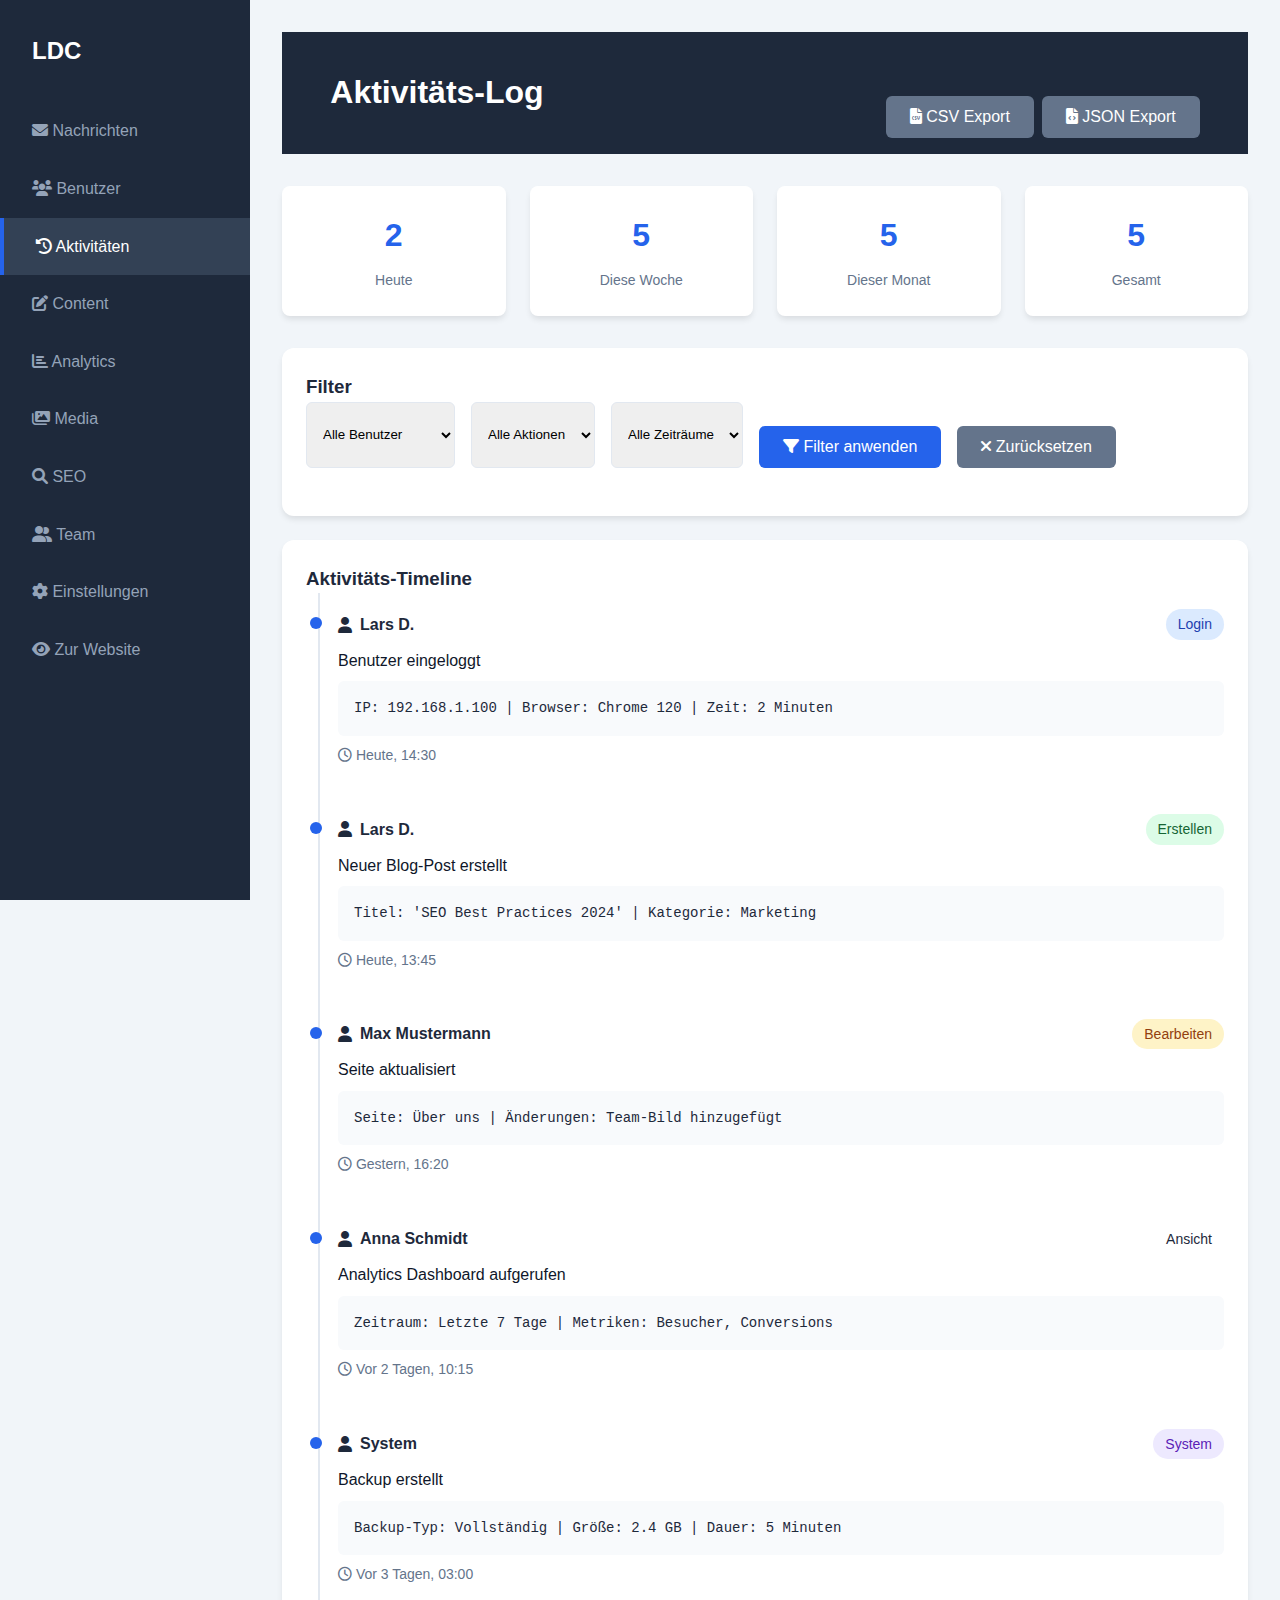
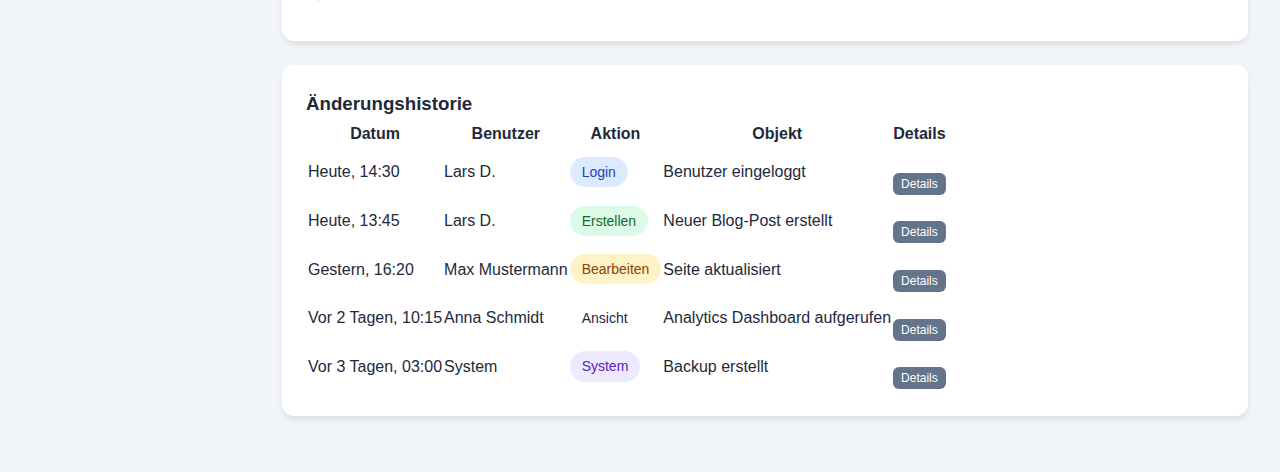
<file: admin/admin-activity.html>
<!DOCTYPE html>
<html lang="de">
<head>
    <meta charset="UTF-8">
    <meta name="viewport" content="width=device-width, initial-scale=1.0">
    <title>Aktivitäts-Log | LD Commerce Solutions Admin</title>
    <link rel="stylesheet" href="../style.css">
    <link rel="stylesheet" href="https://cdnjs.cloudflare.com/ajax/libs/font-awesome/6.0.0/css/all.min.css">
    <style>
        /* Admin Panel Base Styles */
        .sidebar {
            width: 250px;
            background: #1e293b;
            color: white;
            height: 100vh;
            position: fixed;
            left: 0;
            top: 0;
            padding-top: 2rem;
            transition: transform 0.3s ease;
            z-index: 1001;
        }
        .sidebar ul {
            list-style: none;
            padding: 0;
        }
        .sidebar ul li a {
            color: #94a3b8;
            text-decoration: none;
            padding: 1rem 2rem;
            display: block;
            transition: all 0.3s;
        }
        .sidebar ul li a:hover, .sidebar ul li a.active {
            background: #334155;
            color: white;
            border-left: 4px solid #2563eb;
        }
        .main-content {
            margin-left: 250px;
            padding: 2rem;
            transition: margin-left 0.3s ease;
        }
        
        /* Mobile Hamburger Menu */
        .mobile-menu-toggle {
            display: none;
            position: fixed;
            top: 1rem;
            left: 1rem;
            background: #1e293b;
            color: white;
            border: none;
            border-radius: 8px;
            padding: 0.75rem 1rem;
            font-size: 1.25rem;
            z-index: 1002;
            cursor: pointer;
        }
        
        /* Activity Log Specific Styles */
        .admin-header {
            display: flex;
            justify-content: space-between;
            align-items: center;
            margin-bottom: 2rem;
        }
        
        .admin-card {
            background: white;
            border-radius: 12px;
            box-shadow: 0 4px 6px -1px rgba(0, 0, 0, 0.1);
            padding: 1.5rem;
            margin-bottom: 1.5rem;
        }
        
        .activity-timeline {
            position: relative;
            padding-left: 2rem;
        }
        
        .activity-timeline::before {
            content: '';
            position: absolute;
            left: 12px;
            top: 0;
            bottom: 0;
            width: 2px;
            background: #e2e8f0;
        }
        
        .activity-item {
            position: relative;
            padding: 1rem 0;
            margin-bottom: 1rem;
        }
        
        .activity-item::before {
            content: '';
            position: absolute;
            left: -1.75rem;
            top: 1.5rem;
            width: 12px;
            height: 12px;
            border-radius: 50%;
            background: #2563eb;
        }
        
        .activity-meta {
            display: flex;
            justify-content: space-between;
            align-items: center;
            margin-bottom: 0.5rem;
        }
        
        .activity-user {
            display: flex;
            align-items: center;
            gap: 0.5rem;
        }
        
        .activity-type {
            display: inline-block;
            padding: 0.25rem 0.75rem;
            border-radius: 20px;
            font-size: 0.875rem;
            font-weight: 500;
        }
        
        .type-create { background: #dcfce7; color: #166534; }
        .type-update { background: #fef3c7; color: #92400e; }
        .type-delete { background: #fee2e2; color: #991b1b; }
        .type-login { background: #dbeafe; color: #1e40af; }
        .type-system { background: #ede9fe; color: #5b21b6; }
        
        .activity-details {
            background: #f8fafc;
            border-radius: 6px;
            padding: 1rem;
            margin-top: 0.5rem;
            font-family: monospace;
            font-size: 0.875rem;
            overflow-x: auto;
        }
        
        /* Filter Controls */
        .filter-controls {
            display: flex;
            gap: 1rem;
            margin-bottom: 1.5rem;
            flex-wrap: wrap;
        }
        
        .filter-controls select,
        .filter-controls input {
            padding: 0.75rem;
            border: 1px solid #e2e8f0;
            border-radius: 6px;
        }
        
        /* Stats Cards */
        .stats-grid {
            display: grid;
            grid-template-columns: repeat(auto-fit, minmax(200px, 1fr));
            gap: 1.5rem;
            margin-bottom: 2rem;
        }
        
        .stat-card {
            background: white;
            border-radius: 8px;
            padding: 1.5rem;
            text-align: center;
            box-shadow: 0 4px 6px -1px rgba(0, 0, 0, 0.1);
        }
        
        .stat-value {
            font-size: 2rem;
            font-weight: bold;
            color: #2563eb;
            margin-bottom: 0.5rem;
        }
        
        .stat-label {
            color: #64748b;
            font-size: 0.875rem;
        }
        
        /* Export Controls */
        .export-controls {
            display: flex;
            gap: 0.5rem;
            margin-top: 1.5rem;
        }
        
        /* Mobile Styles */
        @media (max-width: 768px) {
            .mobile-menu-toggle {
                display: block;
            }
            
            .sidebar {
                transform: translateX(-100%);
                width: 280px;
            }
            
            .sidebar.active {
                transform: translateX(0);
            }
            
            .main-content {
                margin-left: 0;
                padding: 1rem;
                padding-top: 4rem;
            }
            
            .admin-header {
                flex-direction: column;
                gap: 1rem;
                align-items: flex-start;
            }
            
            .filter-controls {
                flex-direction: column;
            }
            
            .stats-grid {
                grid-template-columns: 1fr;
            }
            
            .activity-timeline {
                padding-left: 1.5rem;
            }
            
            .activity-item::before {
                left: -1.25rem;
            }
            
            /* Touch-friendly improvements */
            .sidebar ul li a {
                padding: 1rem 1.5rem;
                min-height: 48px;
                display: flex;
                align-items: center;
                gap: 12px;
            }
            
            .btn, button {
                min-height: 44px;
                padding: 12px 16px !important;
                font-size: 1rem;
            }
            
            select, input {
                font-size: 16px !important;
                min-height: 44px;
                padding: 12px 16px !important;
            }
        }
        
        /* Tablet Styles */
        @media (min-width: 769px) and (max-width: 1024px) {
            .sidebar {
                width: 220px;
            }
            
            .main-content {
                margin-left: 220px;
                padding: 1.5rem;
            }
            
            .stats-grid {
                grid-template-columns: repeat(2, 1fr);
            }
        }
        
        /* Button Styles */
        .btn {
            background: #2563eb;
            color: white;
            border: none;
            padding: 0.75rem 1.5rem;
            border-radius: 6px;
            cursor: pointer;
            font-weight: 500;
            transition: all 0.3s;
        }
        
        .btn:hover {
            background: #1d4ed8;
        }
        
        .btn-secondary {
            background: #64748b;
        }
        
        .btn-secondary:hover {
            background: #475569;
        }
        
        .btn-success {
            background: #10b981;
        }
        
        .btn-success:hover {
            background: #059669;
        }
    </style>
</head>
<body class="admin-body">
    <!-- Mobile Menu Toggle -->
    <button class="mobile-menu-toggle" id="mobileMenuToggle">
        <i class="fas fa-bars"></i>
    </button>
    
    <div class="sidebar" id="sidebar">
        <div class="logo" style="padding: 0 2rem 2rem; color: white;">LDC <span>Admin</span></div>
        <ul>
            <li><a href="index.html"><i class="fas fa-envelope"></i> Nachrichten</a></li>
            <li><a href="admin-users.html"><i class="fas fa-users"></i> Benutzer</a></li>
            <li><a href="admin-activity.html" class="active"><i class="fas fa-history"></i> Aktivitäten</a></li>
            <li><a href="admin-content.html"><i class="fas fa-edit"></i> Content</a></li>
            <li><a href="admin-analytics.html"><i class="fas fa-chart-bar"></i> Analytics</a></li>
            <li><a href="admin-media.html"><i class="fas fa-images"></i> Media</a></li>
            <li><a href="admin-seo.html"><i class="fas fa-search"></i> SEO</a></li>
            <li><a href="admin-team.html"><i class="fas fa-user-friends"></i> Team</a></li>
            <li><a href="settings.html"><i class="fas fa-cog"></i> Einstellungen</a></li>
            <li><a href="../index.html"><i class="fas fa-eye"></i> Zur Website</a></li>
        </ul>
    </div>

    <div class="main-content">
        <div class="admin-header">
            <h1>Aktivitäts-Log</h1>
            <div class="export-controls">
                <button class="btn btn-secondary" onclick="exportLogs('csv')">
                    <i class="fas fa-file-csv"></i> CSV Export
                </button>
                <button class="btn btn-secondary" onclick="exportLogs('json')">
                    <i class="fas fa-file-code"></i> JSON Export
                </button>
            </div>
        </div>

        <!-- Statistics -->
        <div class="stats-grid">
            <div class="stat-card">
                <div class="stat-value" id="todayActivities">0</div>
                <div class="stat-label">Heute</div>
            </div>
            <div class="stat-card">
                <div class="stat-value" id="weekActivities">0</div>
                <div class="stat-label">Diese Woche</div>
            </div>
            <div class="stat-card">
                <div class="stat-value" id="monthActivities">0</div>
                <div class="stat-label">Dieser Monat</div>
            </div>
            <div class="stat-card">
                <div class="stat-value" id="totalActivities">0</div>
                <div class="stat-label">Gesamt</div>
            </div>
        </div>

        <!-- Filter Controls -->
        <div class="admin-card">
            <h3>Filter</h3>
            <div class="filter-controls">
                <select id="filterUser">
                    <option value="">Alle Benutzer</option>
                    <option value="lars">Lars D.</option>
                    <option value="max">Max Mustermann</option>
                    <option value="anna">Anna Schmidt</option>
                </select>
                <select id="filterType">
                    <option value="">Alle Aktionen</option>
                    <option value="create">Erstellen</option>
                    <option value="update">Bearbeiten</option>
                    <option value="delete">Löschen</option>
                    <option value="login">Login</option>
                    <option value="system">System</option>
                </select>
                <select id="filterDate">
                    <option value="">Alle Zeiträume</option>
                    <option value="today">Heute</option>
                    <option value="week">Diese Woche</option>
                    <option value="month">Dieser Monat</option>
                </select>
                <button class="btn" onclick="applyFilters()">
                    <i class="fas fa-filter"></i> Filter anwenden
                </button>
                <button class="btn btn-secondary" onclick="clearFilters()">
                    <i class="fas fa-times"></i> Zurücksetzen
                </button>
            </div>
        </div>

        <!-- Activity Timeline -->
        <div class="admin-card">
            <h3>Aktivitäts-Timeline</h3>
            <div class="activity-timeline" id="activityTimeline">
                <!-- Activities will be loaded here -->
            </div>
        </div>

        <!-- Change History -->
        <div class="admin-card">
            <h3>Änderungshistorie</h3>
            <table class="admin-table" id="changeHistory">
                <thead>
                    <tr>
                        <th>Datum</th>
                        <th>Benutzer</th>
                        <th>Aktion</th>
                        <th>Objekt</th>
                        <th>Details</th>
                    </tr>
                </thead>
                <tbody>
                    <!-- History will be loaded here -->
                </tbody>
            </table>
        </div>
    </div>

    <script src="../script.js"></script>
    <script src="admin-responsive.js"></script>
    <script>
        // Sample activity data
        const sampleActivities = [
            {
                id: 1,
                user: "Lars D.",
                userId: "lars",
                type: "login",
                action: "Benutzer eingeloggt",
                details: "IP: 192.168.1.100 | Browser: Chrome 120 | Zeit: 2 Minuten",
                timestamp: new Date().getTime(),
                date: "Heute, 14:30"
            },
            {
                id: 2,
                user: "Lars D.",
                userId: "lars",
                type: "create",
                action: "Neuer Blog-Post erstellt",
                details: "Titel: 'SEO Best Practices 2024' | Kategorie: Marketing",
                timestamp: new Date().getTime() - 3600000,
                date: "Heute, 13:45"
            },
            {
                id: 3,
                user: "Max Mustermann",
                userId: "max",
                type: "update",
                action: "Seite aktualisiert",
                details: "Seite: Über uns | Änderungen: Team-Bild hinzugefügt",
                timestamp: new Date().getTime() - 86400000,
                date: "Gestern, 16:20"
            },
            {
                id: 4,
                user: "Anna Schmidt",
                userId: "anna",
                type: "view",
                action: "Analytics Dashboard aufgerufen",
                details: "Zeitraum: Letzte 7 Tage | Metriken: Besucher, Conversions",
                timestamp: new Date().getTime() - 172800000,
                date: "Vor 2 Tagen, 10:15"
            },
            {
                id: 5,
                user: "System",
                userId: "system",
                type: "system",
                action: "Backup erstellt",
                details: "Backup-Typ: Vollständig | Größe: 2.4 GB | Dauer: 5 Minuten",
                timestamp: new Date().getTime() - 259200000,
                date: "Vor 3 Tagen, 03:00"
            }
        ];

        // Load activities on page load
        document.addEventListener('DOMContentLoaded', function() {
            loadActivities();
            updateStats();
        });

        function loadActivities(filteredActivities = null) {
            const timeline = document.getElementById('activityTimeline');
            const historyTable = document.getElementById('changeHistory').querySelector('tbody');
            
            if (!timeline || !historyTable) return;

            // Load from localStorage or use sample data
            const activities = filteredActivities || 
                JSON.parse(localStorage.getItem('activity_logs')) || 
                sampleActivities;
            
            // Sort by timestamp (newest first)
            const sortedActivities = [...activities].sort((a, b) => b.timestamp - a.timestamp);
            
            // Update timeline
            timeline.innerHTML = sortedActivities.map(activity => `
                <div class="activity-item">
                    <div class="activity-meta">
                        <div class="activity-user">
                            <i class="fas fa-user"></i>
                            <span style="font-weight: 600;">${activity.user}</span>
                        </div>
                        <span class="activity-type type-${activity.type}">
                            ${activity.type === 'create' ? 'Erstellen' :
                              activity.type === 'update' ? 'Bearbeiten' :
                              activity.type === 'delete' ? 'Löschen' :
                              activity.type === 'login' ? 'Login' :
                              activity.type === 'system' ? 'System' : 'Ansicht'}
                        </span>
                    </div>
                    <p style="margin-bottom: 0.5rem; color: #0f172a;">${activity.action}</p>
                    <div class="activity-details">
                        ${activity.details}
                    </div>
                    <div style="margin-top: 0.5rem; font-size: 0.875rem; color: #64748b;">
                        <i class="far fa-clock"></i> ${activity.date}
                    </div>
                </div>
            `).join('');
            
            // Update history table
            historyTable.innerHTML = sortedActivities.map(activity => `
                <tr>
                    <td>${activity.date}</td>
                    <td>${activity.user}</td>
                    <td>
                        <span class="activity-type type-${activity.type}">
                            ${activity.type === 'create' ? 'Erstellen' :
                              activity.type === 'update' ? 'Bearbeiten' :
                              activity.type === 'delete' ? 'Löschen' :
                              activity.type === 'login' ? 'Login' :
                              activity.type === 'system' ? 'System' : 'Ansicht'}
                        </span>
                    </td>
                    <td>${activity.action}</td>
                    <td>
                        <button class="btn btn-secondary" style="padding: 0.25rem 0.5rem; font-size: 0.75rem;" 
                                onclick="showActivityDetails(${activity.id})">
                            Details
                        </button>
                    </td>
                </tr>
            `).join('');
        }

        function applyFilters() {
            const userFilter = document.getElementById('filterUser').value;
            const typeFilter = document.getElementById('filterType').value;
            const dateFilter = document.getElementById('filterDate').value;
            
            const activities = JSON.parse(localStorage.getItem('activity_logs')) || sampleActivities;
            
            let filteredActivities = activities;
            
            // Apply user filter
            if (userFilter) {
                filteredActivities = filteredActivities.filter(a => a.userId === userFilter);
            }
            
            // Apply type filter
            if (typeFilter) {
                filteredActivities = filteredActivities.filter(a => a.type === typeFilter);
            }
            
            // Apply date filter
            if (dateFilter) {
                const now = new Date();
                let startTime;
                
                switch(dateFilter) {
                    case 'today':
                        startTime = new Date(now.getFullYear(), now.getMonth(), now.getDate()).getTime();
                        break;
                    case 'week':
                        startTime = now.getTime() - (7 * 24 * 60 * 60 * 1000);
                        break;
                    case 'month':
                        startTime = new Date(now.getFullYear(), now.getMonth() - 1, now.getDate()).getTime();
                        break;
                }
                
                if (startTime) {
                    filteredActivities = filteredActivities.filter(a => a.timestamp >= startTime);
                }
            }
            
            loadActivities(filteredActivities);
            updateStats(filteredActivities);
        }

        function clearFilters() {
            document.getElementById('filterUser').value = '';
            document.getElementById('filterType').value = '';
            document.getElementById('filterDate').value = '';
            loadActivities();
            updateStats();
        }

        function updateStats(activities = null) {
            const allActivities = activities || 
                JSON.parse(localStorage.getItem('activity_logs')) || 
                sampleActivities;
            
            const now = new Date();
            const todayStart = new Date(now.getFullYear(), now.getMonth(), now.getDate()).getTime();
            const weekStart = now.getTime() - (7 * 24 * 60 * 60 * 1000);
            const monthStart = new Date(now.getFullYear(), now.getMonth() - 1, now.getDate()).getTime();
            
            const todayCount = allActivities.filter(a => a.timestamp >= todayStart).length;
            const weekCount = allActivities.filter(a => a.timestamp >= weekStart).length;
            const monthCount = allActivities.filter(a => a.timestamp >= monthStart).length;
            const totalCount = allActivities.length;
            
            document.getElementById('todayActivities').textContent = todayCount;
            document.getElementById('weekActivities').textContent = weekCount;
            document.getElementById('monthActivities').textContent = monthCount;
            document.getElementById('totalActivities').textContent = totalCount;
        }

        function showActivityDetails(id) {
            const activities = JSON.parse(localStorage.getItem('activity_logs')) || sampleActivities;
            const activity = activities.find(a => a.id === id);
            
            if (activity) {
                const details = `
                    <strong>Vollständige Details:</strong><br><br>
                    <strong>Benutzer:</strong> ${activity.user}<br>
                    <strong>Aktion:</strong> ${activity.action}<br>
                    <strong>Typ:</strong> ${activity.type}<br>
                    <strong>Datum:</strong> ${activity.date}<br>
                    <strong>Details:</strong><br>
                    <pre style="background: #f8fafc; padding: 1rem; border-radius: 6px; margin-top: 0.5rem;">${activity.details}</pre>
                `;
                
                alert(details);
            }
        }

        function exportLogs(format) {
            const activities = JSON.parse(localStorage.getItem('activity_logs')) || sampleActivities;
            
            let exportContent;
            let filename;
            
            if (format === 'csv') {
                // Create CSV content
                const headers = ['ID', 'Benutzer', 'Aktion', 'Typ', 'Details', 'Datum'];
                const rows = activities.map(a => [
                    a.id,
                    a.user,
                    a.action,
                    a.type,
                    a.details.replace(/,/g, ';'),
                    a.date
                ]);
                
                const csvContent = [
                    headers.join(','),
                    ...rows.map(row => row.join(','))
                ].join('\n');
                
                exportContent = csvContent;
                filename = `activity-logs-${new Date().toISOString().slice(0,10)}.csv`;
                
            } else if (format === 'json') {
                // Create JSON content
                exportContent = JSON.stringify(activities, null, 2);
                filename = `activity-logs-${new Date().toISOString().slice(0,10)}.json`;
            }
            
            // Create download link
            const blob = new Blob([exportContent], { type: format === 'csv' ? 'text/csv' : 'application/json' });
            const url = URL.createObjectURL(blob);
            const a = document.createElement('a');
            a.href = url;
            a.download = filename;
            document.body.appendChild(a);
            a.click();
            document.body.removeChild(a);
            URL.revokeObjectURL(url);
            
            alert(`Aktivitäts-Logs als ${format.toUpperCase()} exportiert!`);
        }

        // Function to log new activity
        function logActivity(user, type, action, details) {
            const activities = JSON.parse(localStorage.getItem('activity_logs')) || sampleActivities;
            
            const newActivity = {
                id: Date.now(),
                user: user,
                userId: user.toLowerCase().replace(/[^a-z]/g, ''),
                type: type,
                action: action,
                details: details,
                timestamp: new Date().getTime(),
                date: new Date().toLocaleString('de-DE', {
                    day: '2-digit',
                    month: '2-digit',
                    year: 'numeric',
                    hour: '2-digit',
                    minute: '2-digit'
                })
            };
            
            activities.unshift(newActivity);
            localStorage.setItem('activity_logs', JSON.stringify(activities));
        }
    </script>
</body>
</html>
</file>
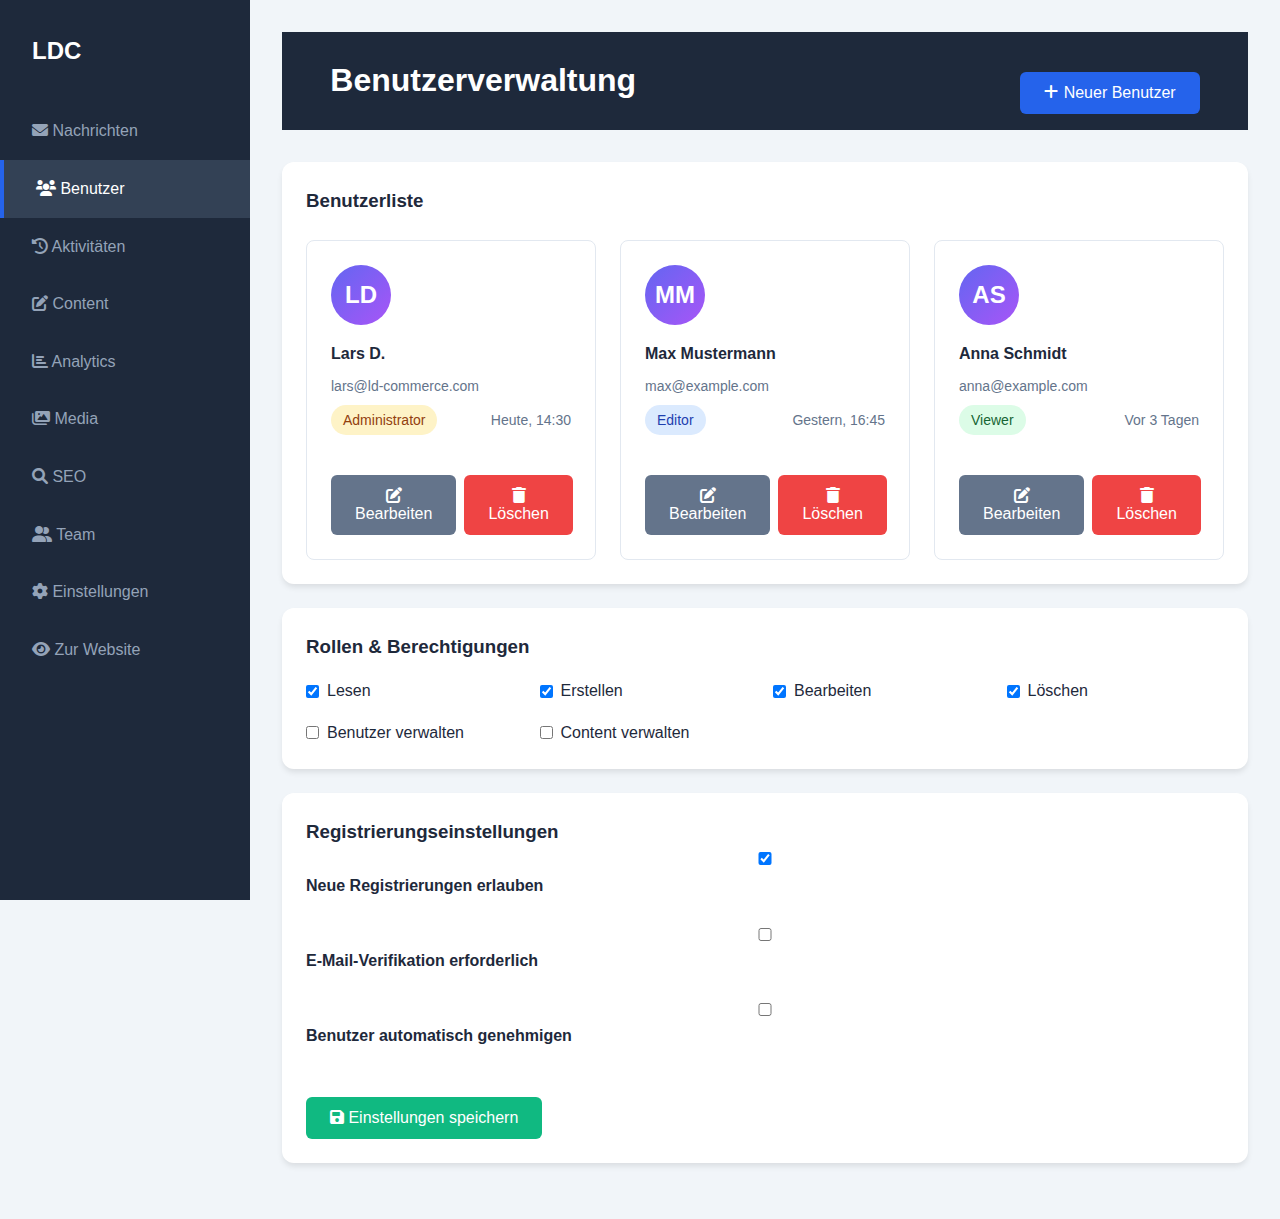
<file: admin/admin-users.html>
<!DOCTYPE html>
<html lang="de">
<head>
    <meta charset="UTF-8">
    <meta name="viewport" content="width=device-width, initial-scale=1.0">
    <title>Benutzerverwaltung | LD Commerce Solutions Admin</title>
    <link rel="stylesheet" href="../style.css">
    <link rel="stylesheet" href="https://cdnjs.cloudflare.com/ajax/libs/font-awesome/6.0.0/css/all.min.css">
    <link rel="stylesheet" href="https://cdnjs.cloudflare.com/ajax/libs/font-awesome/6.0.0/css/all.min.css">
    <style>
        /* Admin Panel Base Styles */
        .sidebar {
            width: 250px;
            background: #1e293b;
            color: white;
            height: 100vh;
            position: fixed;
            left: 0;
            top: 0;
            padding-top: 2rem;
            transition: transform 0.3s ease;
            z-index: 1001;
        }
        .sidebar ul {
            list-style: none;
            padding: 0;
        }
        .sidebar ul li a {
            color: #94a3b8;
            text-decoration: none;
            padding: 1rem 2rem;
            display: block;
            transition: all 0.3s;
        }
        .sidebar ul li a:hover, .sidebar ul li a.active {
            background: #334155;
            color: white;
            border-left: 4px solid #2563eb;
        }
        .main-content {
            margin-left: 250px;
            padding: 2rem;
            transition: margin-left 0.3s ease;
        }
        
        /* Mobile Hamburger Menu */
        .mobile-menu-toggle {
            display: none;
            position: fixed;
            top: 1rem;
            left: 1rem;
            background: #1e293b;
            color: white;
            border: none;
            border-radius: 8px;
            padding: 0.75rem 1rem;
            font-size: 1.25rem;
            z-index: 1002;
            cursor: pointer;
        }
        
        /* User Management Specific Styles */
        .admin-header {
            display: flex;
            justify-content: space-between;
            align-items: center;
            margin-bottom: 2rem;
        }
        
        .admin-card {
            background: white;
            border-radius: 12px;
            box-shadow: 0 4px 6px -1px rgba(0, 0, 0, 0.1);
            padding: 1.5rem;
            margin-bottom: 1.5rem;
        }
        
        .user-grid {
            display: grid;
            grid-template-columns: repeat(auto-fill, minmax(280px, 1fr));
            gap: 1.5rem;
            margin-top: 1.5rem;
        }
        
        .user-card {
            background: white;
            border-radius: 8px;
            padding: 1.5rem;
            border: 1px solid #e2e8f0;
            transition: all 0.3s;
        }
        
        .user-card:hover {
            box-shadow: 0 10px 15px -3px rgba(0, 0, 0, 0.1);
            transform: translateY(-2px);
        }
        
        .user-avatar {
            width: 60px;
            height: 60px;
            border-radius: 50%;
            background: linear-gradient(135deg, #6366f1 0%, #a855f7 100%);
            display: flex;
            align-items: center;
            justify-content: center;
            color: white;
            font-size: 1.5rem;
            font-weight: bold;
            margin-bottom: 1rem;
        }
        
        .user-role {
            display: inline-block;
            padding: 0.25rem 0.75rem;
            border-radius: 20px;
            font-size: 0.875rem;
            font-weight: 500;
        }
        
        .role-admin { background: #fef3c7; color: #92400e; }
        .role-editor { background: #dbeafe; color: #1e40af; }
        .role-viewer { background: #dcfce7; color: #166534; }
        
        .permission-grid {
            display: grid;
            grid-template-columns: repeat(auto-fill, minmax(200px, 1fr));
            gap: 1rem;
            margin-top: 1rem;
        }
        
        .permission-item {
            display: flex;
            align-items: center;
            gap: 0.5rem;
        }
        
        /* Form Styles */
        .form-group {
            margin-bottom: 1.5rem;
        }
        
        .form-group label {
            display: block;
            margin-bottom: 0.5rem;
            font-weight: 600;
        }
        
        .form-group input, .form-group select {
            width: 100%;
            padding: 0.75rem;
            border: 1px solid #e2e8f0;
            border-radius: 6px;
            font-size: 1rem;
        }
        
        .form-group input:focus, .form-group select:focus {
            outline: none;
            border-color: #2563eb;
            box-shadow: 0 0 0 3px rgba(37, 99, 235, 0.1);
        }
        
        /* Button Styles */
        .btn {
            background: #2563eb;
            color: white;
            border: none;
            padding: 0.75rem 1.5rem;
            border-radius: 6px;
            cursor: pointer;
            font-weight: 500;
            transition: all 0.3s;
        }
        
        .btn:hover {
            background: #1d4ed8;
        }
        
        .btn-secondary {
            background: #64748b;
        }
        
        .btn-secondary:hover {
            background: #475569;
        }
        
        .btn-success {
            background: #10b981;
        }
        
        .btn-success:hover {
            background: #059669;
        }
        
        .btn-danger {
            background: #ef4444;
        }
        
        .btn-danger:hover {
            background: #dc2626;
        }
        
        /* Table Styles */
        .admin-table {
            width: 100%;
            border-collapse: collapse;
            margin-top: 1rem;
        }
        
        .admin-table th, .admin-table td {
            padding: 1rem;
            text-align: left;
            border-bottom: 1px solid #e2e8f0;
        }
        
        .admin-table th {
            background: #f8fafc;
            font-weight: 600;
        }
        
        .admin-table tr:hover {
            background: #f8fafc;
        }
        
        /* Modal Styles */
        .modal {
            display: none;
            position: fixed;
            top: 0;
            left: 0;
            right: 0;
            bottom: 0;
            background: rgba(0, 0, 0, 0.5);
            z-index: 1003;
            align-items: center;
            justify-content: center;
        }
        
        .modal.active {
            display: flex;
        }
        
        .modal-content {
            background: white;
            border-radius: 12px;
            padding: 2rem;
            width: 90%;
            max-width: 500px;
            max-height: 90vh;
            overflow-y: auto;
        }
        
        /* Mobile Styles */
        @media (max-width: 768px) {
            .mobile-menu-toggle {
                display: block;
            }
            
            .sidebar {
                transform: translateX(-100%);
                width: 280px;
            }
            
            .sidebar.active {
                transform: translateX(0);
            }
            
            .main-content {
                margin-left: 0;
                padding: 1rem;
                padding-top: 4rem;
            }
            
            .admin-header {
                flex-direction: column;
                gap: 1rem;
                align-items: flex-start;
            }
            
            .user-grid {
                grid-template-columns: 1fr;
            }
            
            .permission-grid {
                grid-template-columns: 1fr;
            }
            
            .admin-table {
                display: block;
                overflow-x: auto;
            }
            
            .modal-content {
                width: 95%;
                margin: 1rem;
                padding: 1.5rem;
            }
            
            /* Touch-friendly improvements */
            .sidebar ul li a {
                padding: 1rem 1.5rem;
                min-height: 48px;
                display: flex;
                align-items: center;
                gap: 12px;
            }
            
            .btn, button {
                min-height: 44px;
                padding: 12px 16px !important;
                font-size: 1rem;
            }
            
            input, select, textarea {
                font-size: 16px !important;
                min-height: 44px;
                padding: 12px 16px !important;
            }
        }
        
        /* Tablet Styles */
        @media (min-width: 769px) and (max-width: 1024px) {
            .sidebar {
                width: 220px;
            }
            
            .main-content {
                margin-left: 220px;
                padding: 1.5rem;
            }
            
            .user-grid {
                grid-template-columns: repeat(auto-fill, minmax(250px, 1fr));
            }
        }
    </style>
</head>
<body class="admin-body">
    <!-- Mobile Menu Toggle -->
    <button class="mobile-menu-toggle" id="mobileMenuToggle">
        <i class="fas fa-bars"></i>
    </button>
    
    <div class="sidebar" id="sidebar">
        <div class="logo" style="padding: 0 2rem 2rem; color: white;">LDC <span>Admin</span></div>
        <ul>
            <li><a href="index.html"><i class="fas fa-envelope"></i> Nachrichten</a></li>
            <li><a href="admin-users.html" class="active"><i class="fas fa-users"></i> Benutzer</a></li>
            <li><a href="admin-activity.html"><i class="fas fa-history"></i> Aktivitäten</a></li>
            <li><a href="admin-content.html"><i class="fas fa-edit"></i> Content</a></li>
            <li><a href="admin-analytics.html"><i class="fas fa-chart-bar"></i> Analytics</a></li>
            <li><a href="admin-media.html"><i class="fas fa-images"></i> Media</a></li>
            <li><a href="admin-seo.html"><i class="fas fa-search"></i> SEO</a></li>
            <li><a href="admin-team.html"><i class="fas fa-user-friends"></i> Team</a></li>
            <li><a href="settings.html"><i class="fas fa-cog"></i> Einstellungen</a></li>
            <li><a href="../index.html"><i class="fas fa-eye"></i> Zur Website</a></li>
        </ul>
    </div>

    <div class="main-content">
        <div class="admin-header">
            <h1>Benutzerverwaltung</h1>
            <button class="btn" onclick="openUserModal()">
                <i class="fas fa-plus"></i> Neuer Benutzer
            </button>
        </div>

        <!-- User List -->
        <div class="admin-card">
            <h3>Benutzerliste</h3>
            <div class="user-grid" id="userList">
                <!-- Users will be loaded here -->
            </div>
        </div>

        <!-- Role Management -->
        <div class="admin-card">
            <h3>Rollen & Berechtigungen</h3>
            <div class="permission-grid">
                <div class="permission-item">
                    <input type="checkbox" id="perm-read" checked>
                    <label for="perm-read">Lesen</label>
                </div>
                <div class="permission-item">
                    <input type="checkbox" id="perm-create" checked>
                    <label for="perm-create">Erstellen</label>
                </div>
                <div class="permission-item">
                    <input type="checkbox" id="perm-update" checked>
                    <label for="perm-update">Bearbeiten</label>
                </div>
                <div class="permission-item">
                    <input type="checkbox" id="perm-delete" checked>
                    <label for="perm-delete">Löschen</label>
                </div>
                <div class="permission-item">
                    <input type="checkbox" id="perm-manage-users">
                    <label for="perm-manage-users">Benutzer verwalten</label>
                </div>
                <div class="permission-item">
                    <input type="checkbox" id="perm-manage-content">
                    <label for="perm-manage-content">Content verwalten</label>
                </div>
            </div>
        </div>

        <!-- Registration Settings -->
        <div class="admin-card">
            <h3>Registrierungseinstellungen</h3>
            <div class="form-group">
                <label>
                    <input type="checkbox" id="allow-registration" checked>
                    Neue Registrierungen erlauben
                </label>
            </div>
            <div class="form-group">
                <label>
                    <input type="checkbox" id="email-verification">
                    E-Mail-Verifikation erforderlich
                </label>
            </div>
            <div class="form-group">
                <label>
                    <input type="checkbox" id="auto-approve">
                    Benutzer automatisch genehmigen
                </label>
            </div>
            <button class="btn btn-success" onclick="saveSettings()">
                <i class="fas fa-save"></i> Einstellungen speichern
            </button>
        </div>
    </div>

    <!-- Add User Modal -->
    <div class="modal" id="userModal">
        <div class="modal-content">
            <h3>Neuen Benutzer hinzufügen</h3>
            <form id="userForm">
                <div class="form-group">
                    <label for="userName">Name</label>
                    <input type="text" id="userName" required>
                </div>
                <div class="form-group">
                    <label for="userEmail">E-Mail</label>
                    <input type="email" id="userEmail" required>
                </div>
                <div class="form-group">
                    <label for="userRole">Rolle</label>
                    <select id="userRole" required>
                        <option value="admin">Administrator</option>
                        <option value="editor">Editor</option>
                        <option value="viewer">Viewer</option>
                    </select>
                </div>
                <div class="form-group">
                    <label for="userPassword">Passwort</label>
                    <input type="password" id="userPassword" required>
                </div>
                <div class="form-group">
                    <label for="userConfirmPassword">Passwort bestätigen</label>
                    <input type="password" id="userConfirmPassword" required>
                </div>
                <div style="display: flex; gap: 1rem; margin-top: 2rem;">
                    <button type="button" class="btn" onclick="addUser()">
                        <i class="fas fa-plus"></i> Hinzufügen
                    </button>
                    <button type="button" class="btn btn-secondary" onclick="closeUserModal()">
                        Abbrechen
                    </button>
                </div>
            </form>
        </div>
    </div>

    <script src="../script.js"></script>
    <script src="admin-responsive.js"></script>
    <script>
        // Sample user data
        const sampleUsers = [
            {
                id: 1,
                name: "Lars D.",
                email: "lars@ld-commerce.com",
                role: "admin",
                avatar: "LD",
                lastActive: "Heute, 14:30",
                status: "active"
            },
            {
                id: 2,
                name: "Max Mustermann",
                email: "max@example.com",
                role: "editor",
                avatar: "MM",
                lastActive: "Gestern, 16:45",
                status: "active"
            },
            {
                id: 3,
                name: "Anna Schmidt",
                email: "anna@example.com",
                role: "viewer",
                avatar: "AS",
                lastActive: "Vor 3 Tagen",
                status: "inactive"
            }
        ];

        // Load users on page load
        document.addEventListener('DOMContentLoaded', function() {
            loadUsers();
        });

        function loadUsers() {
            const userList = document.getElementById('userList');
            if (!userList) return;

            // Load from localStorage or use sample data
            const users = JSON.parse(localStorage.getItem('admin_users')) || sampleUsers;
            
            userList.innerHTML = users.map(user => `
                <div class="user-card">
                    <div class="user-avatar">${user.avatar}</div>
                    <h4 style="margin-bottom: 0.5rem;">${user.name}</h4>
                    <p style="color: #64748b; font-size: 0.875rem; margin-bottom: 0.5rem;">${user.email}</p>
                    <div style="display: flex; justify-content: space-between; align-items: center; margin-bottom: 1rem;">
                        <span class="user-role role-${user.role}">
                            ${user.role === 'admin' ? 'Administrator' : 
                              user.role === 'editor' ? 'Editor' : 'Viewer'}
                        </span>
                        <span style="font-size: 0.875rem; color: #64748b;">
                            ${user.lastActive}
                        </span>
                    </div>
                    <div style="display: flex; gap: 0.5rem;">
                        <button class="btn btn-secondary" style="flex: 1;" onclick="editUser(${user.id})">
                            <i class="fas fa-edit"></i> Bearbeiten
                        </button>
                        <button class="btn btn-danger" style="flex: 1;" onclick="deleteUser(${user.id})">
                            <i class="fas fa-trash"></i> Löschen
                        </button>
                    </div>
                </div>
            `).join('');
        }

        function openUserModal() {
            document.getElementById('userModal').classList.add('active');
        }

        function closeUserModal() {
            document.getElementById('userModal').classList.remove('active');
            document.getElementById('userForm').reset();
        }

        function addUser() {
            const name = document.getElementById('userName').value;
            const email = document.getElementById('userEmail').value;
            const role = document.getElementById('userRole').value;
            const password = document.getElementById('userPassword').value;
            const confirmPassword = document.getElementById('userConfirmPassword').value;

            if (password !== confirmPassword) {
                alert('Passwörter stimmen nicht überein!');
                return;
            }

            if (!name || !email || !role) {
                alert('Bitte füllen Sie alle Felder aus!');
                return;
            }

            // Get existing users
            const users = JSON.parse(localStorage.getItem('admin_users')) || sampleUsers;
            
            // Create new user
            const newUser = {
                id: Date.now(),
                name: name,
                email: email,
                role: role,
                avatar: name.split(' ').map(n => n[0]).join('').toUpperCase(),
                lastActive: 'Jetzt',
                status: 'active'
            };

            // Add to users
            users.push(newUser);
            
            // Save to localStorage
            localStorage.setItem('admin_users', JSON.stringify(users));
            
            // Update display
            loadUsers();
            
            // Close modal
            closeUserModal();
            
            alert('Benutzer erfolgreich hinzugefügt!');
        }

        function editUser(id) {
            alert('Bearbeiten-Funktion für Benutzer ID: ' + id + ' (Wird implementiert)');
        }

        function deleteUser(id) {
            if (confirm('Möchten Sie diesen Benutzer wirklich löschen?')) {
                const users = JSON.parse(localStorage.getItem('admin_users')) || sampleUsers;
                const filteredUsers = users.filter(user => user.id !== id);
                localStorage.setItem('admin_users', JSON.stringify(filteredUsers));
                loadUsers();
                alert('Benutzer gelöscht!');
            }
        }

        function saveSettings() {
            // Save permission settings
            const permissions = {
                read: document.getElementById('perm-read').checked,
                create: document.getElementById('perm-create').checked,
                update: document.getElementById('perm-update').checked,
                delete: document.getElementById('perm-delete').checked,
                manageUsers: document.getElementById('perm-manage-users').checked,
                manageContent: document.getElementById('perm-manage-content').checked
            };

            localStorage.setItem('user_permissions', JSON.stringify(permissions));
            
            // Save registration settings
            const settings = {
                allowRegistration: document.getElementById('allow-registration').checked,
                emailVerification: document.getElementById('email-verification').checked,
                autoApprove: document.getElementById('auto-approve').checked
            };

            localStorage.setItem('registration_settings', JSON.stringify(settings));
            
            alert('Einstellungen gespeichert!');
        }
    </script>
</body>
</html>
</file>
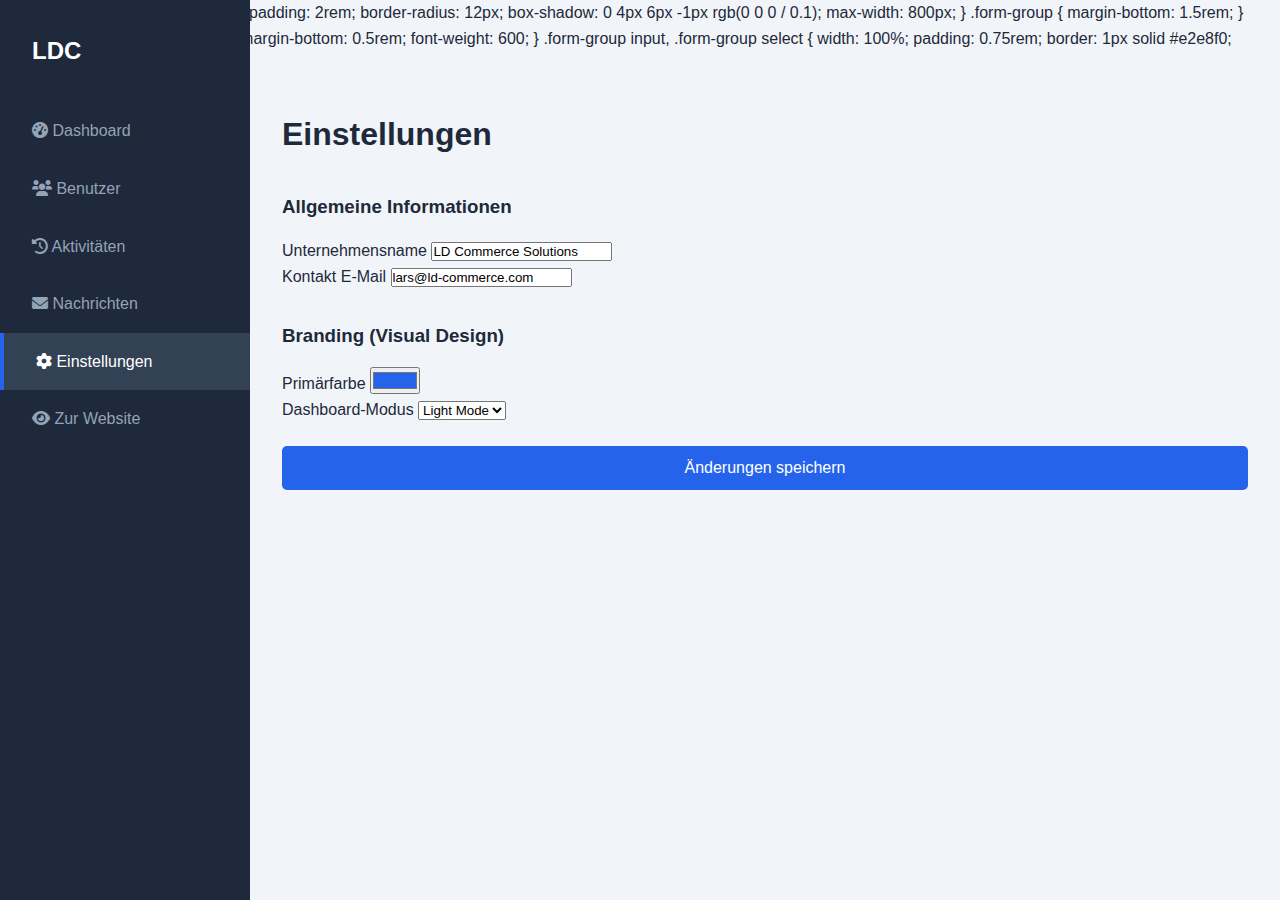
<file: admin/settings.html>
<!DOCTYPE html>
<html lang="de">
<head>
    <meta charset="UTF-8">
    <meta name="viewport" content="width=device-width, initial-scale=1.0">
    <title>Einstellungen | Admin Dashboard</title>
    <link rel="stylesheet" href="../style.css">
    <link rel="stylesheet" href="https://cdnjs.cloudflare.com/ajax/libs/font-awesome/6.0.0/css/all.min.css">
    <style>
        .sidebar {
            width: 250px;
            background: #1e293b;
            color: white;
            height: 100vh;
            position: fixed;
            left: 0;
            top: 0;
            padding-top: 2rem;
            transition: transform 0.3s ease;
            z-index: 1001;
        }
        .sidebar ul {
            list-style: none;
            padding: 0;
        }
        .sidebar ul li a {
            color: #94a3b8;
            text-decoration: none;
            padding: 1rem 2rem;
            display: block;
            transition: all 0.3s;
        }
        .sidebar ul li a:hover, .sidebar ul li a.active {
            background: #334155;
            color: white;
            border-left: 4px solid var(--primary-color);
        }
        .main-content {
            margin-left: 250px;
            padding: 2rem;
            transition: margin-left 0.3s ease;
        }
        
        /* Mobile Hamburger Menu */
        .mobile-menu-toggle {
            display: none;
            position: fixed;
            top: 1rem;
            left: 1rem;
            background: var(--primary-color);
            color: white;
            border: none;
            border-radius: 8px;
            padding: 0.75rem 1rem;
            font-size: 1.25rem;
            z-index: 1002;
            cursor: pointer;
        }
        
        /* Mobile Styles */
        @media (max-width: 768px) {
            .mobile-menu-toggle {
                display: block;
            }
            
            .sidebar {
                transform: translateX(-100%);
                width: 280px;
            }
            
            .sidebar.active {
                transform: translateX(0);
            }
            
            .main-content {
                margin-left: 0;
                padding: 1rem;
                padding-top: 4rem;
            }
            
            .sidebar ul li a {
                padding: 1rem 1.5rem;
                font-size: 1rem;
            }
            
            .sidebar ul li a i {
                margin-right: 0.75rem;
                width: 20px;
                text-align: center;
            }
            
            .settings-card {
                padding: 1.5rem;
            }
            
            .form-group {
                margin-bottom: 1rem;
            }
        }
        
        /* Tablet Styles */
        @media (min-width: 769px) and (max-width: 1024px) {
            .sidebar {
                width: 220px;
            }
            
            .main-content {
                margin-left: 220px;
                padding: 1.5rem;
            }
        }
    </style>
        .settings-card {
            background: white;
            padding: 2rem;
            border-radius: 12px;
            box-shadow: 0 4px 6px -1px rgb(0 0 0 / 0.1);
            max-width: 800px;
        }
        .form-group {
            margin-bottom: 1.5rem;
        }
        .form-group label {
            display: block;
            margin-bottom: 0.5rem;
            font-weight: 600;
        }
        .form-group input, .form-group select {
            width: 100%;
            padding: 0.75rem;
            border: 1px solid #e2e8f0;
            border-radius: 6px;
        }
    </style>
</head>
<body class="admin-body">
    <!-- Mobile Menu Toggle -->
    <button class="mobile-menu-toggle" id="mobileMenuToggle">
        <i class="fas fa-bars"></i>
    </button>
    
    <div class="sidebar" id="sidebar">
        <div class="logo" style="padding: 0 2rem 2rem; color: white;">LDC <span>Admin</span></div>
        <ul>
            <li><a href="index.html"><i class="fas fa-tachometer-alt"></i> Dashboard</a></li>
            <li><a href="admin-users.html"><i class="fas fa-users"></i> Benutzer</a></li>
            <li><a href="admin-activity.html"><i class="fas fa-history"></i> Aktivitäten</a></li>
            <li><a href="messages.html"><i class="fas fa-envelope"></i> Nachrichten</a></li>
            <li><a href="settings.html" class="active"><i class="fas fa-cog"></i> Einstellungen</a></li>
            <li><a href="../index.html"><i class="fas fa-eye"></i> Zur Website</a></li>
        </ul>
    </div>

    <div class="main-content">
        <header style="background: transparent; box-shadow: none; position: relative; padding: 0; margin-bottom: 2rem;">
            <h1>Einstellungen</h1>
        </header>

        <div class="settings-card">
            <form id="settingsForm">
                <h3>Allgemeine Informationen</h3>
                <div class="form-group" style="margin-top: 1rem;">
                    <label>Unternehmensname</label>
                    <input type="text" value="LD Commerce Solutions">
                </div>
                <div class="form-group">
                    <label>Kontakt E-Mail</label>
                    <input type="email" value="lars@ld-commerce.com">
                </div>
                
                <h3 style="margin-top: 2rem;">Branding (Visual Design)</h3>
                <div class="form-group" style="margin-top: 1rem;">
                    <label>Primärfarbe</label>
                    <input type="color" value="#2563eb">
                </div>
                <div class="form-group">
                    <label>Dashboard-Modus</label>
                    <select>
                        <option>Light Mode</option>
                        <option>Dark Mode</option>
                    </select>
                </div>

                <button type="button" class="btn" style="width: 100%;" onclick="alert('Einstellungen gespeichert!')">Änderungen speichern</button>
            </form>
        </div>
    </div>
</body>
</html>
</file>
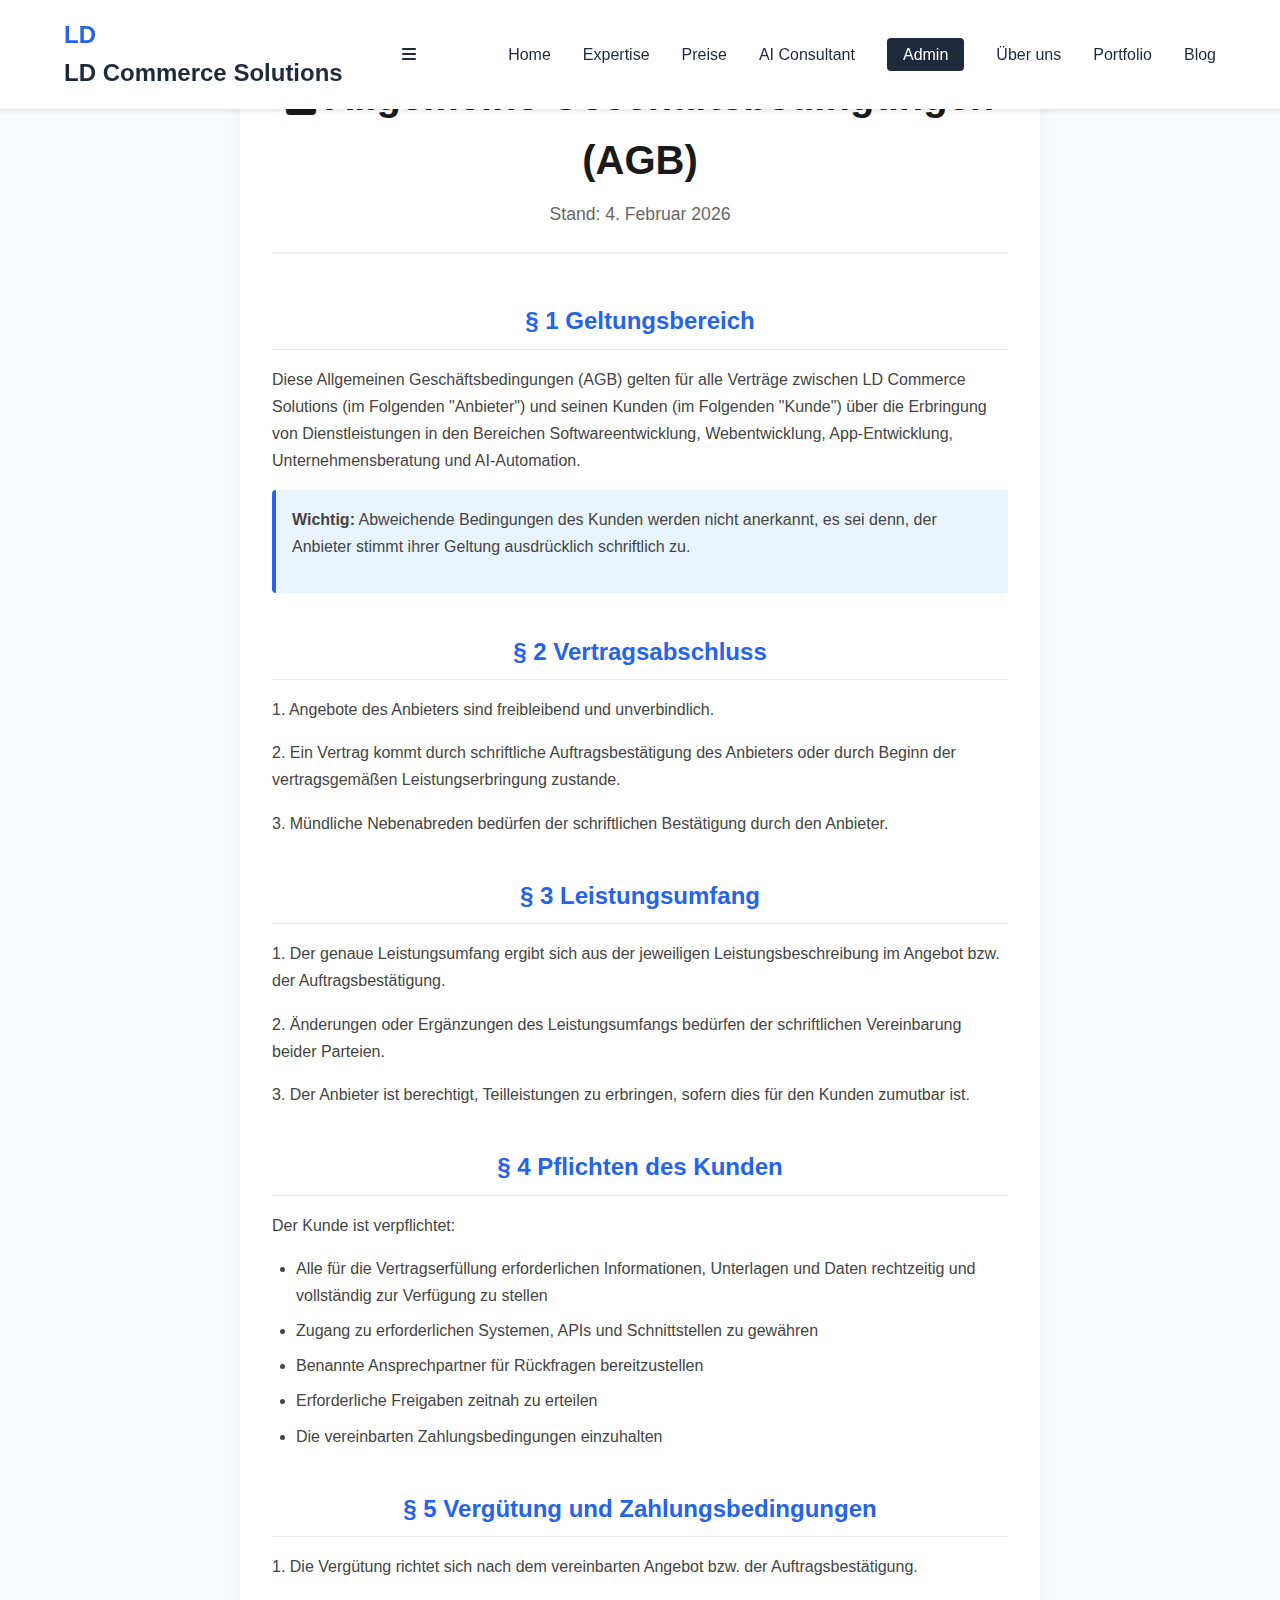
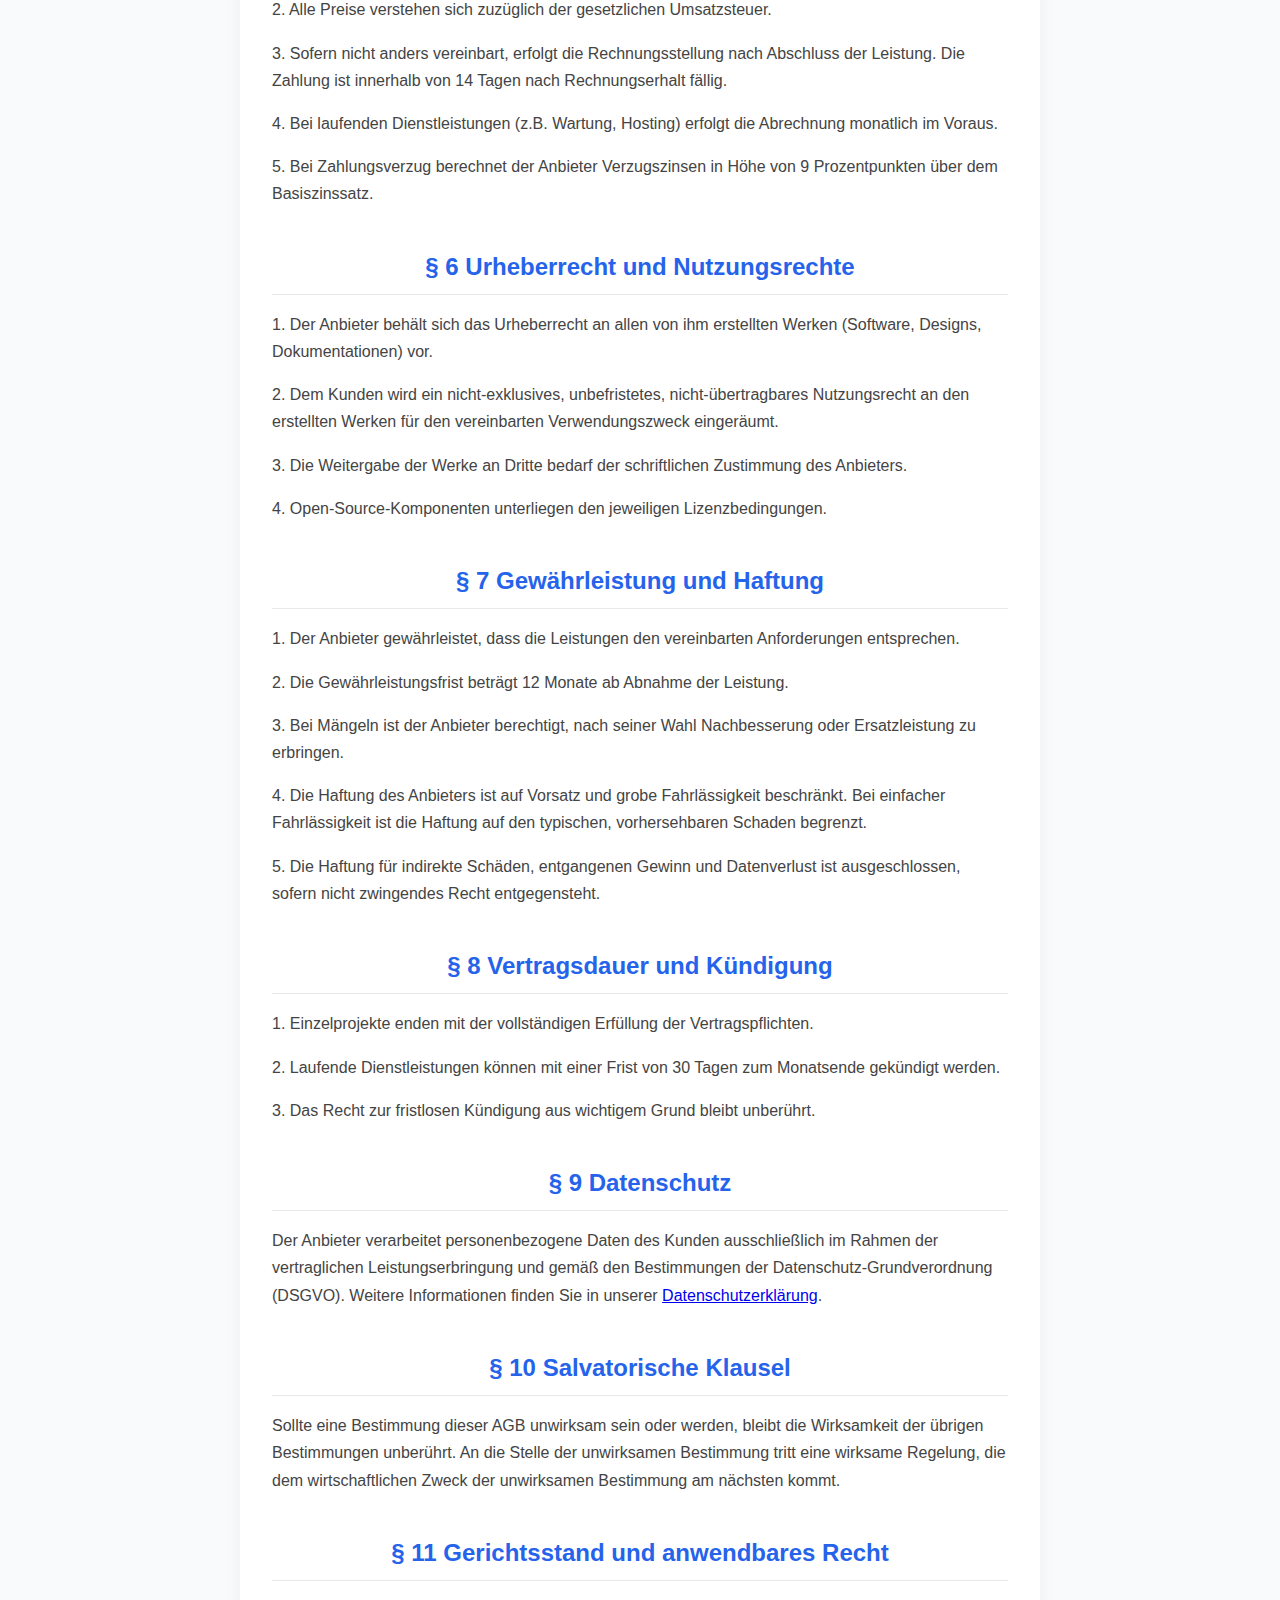
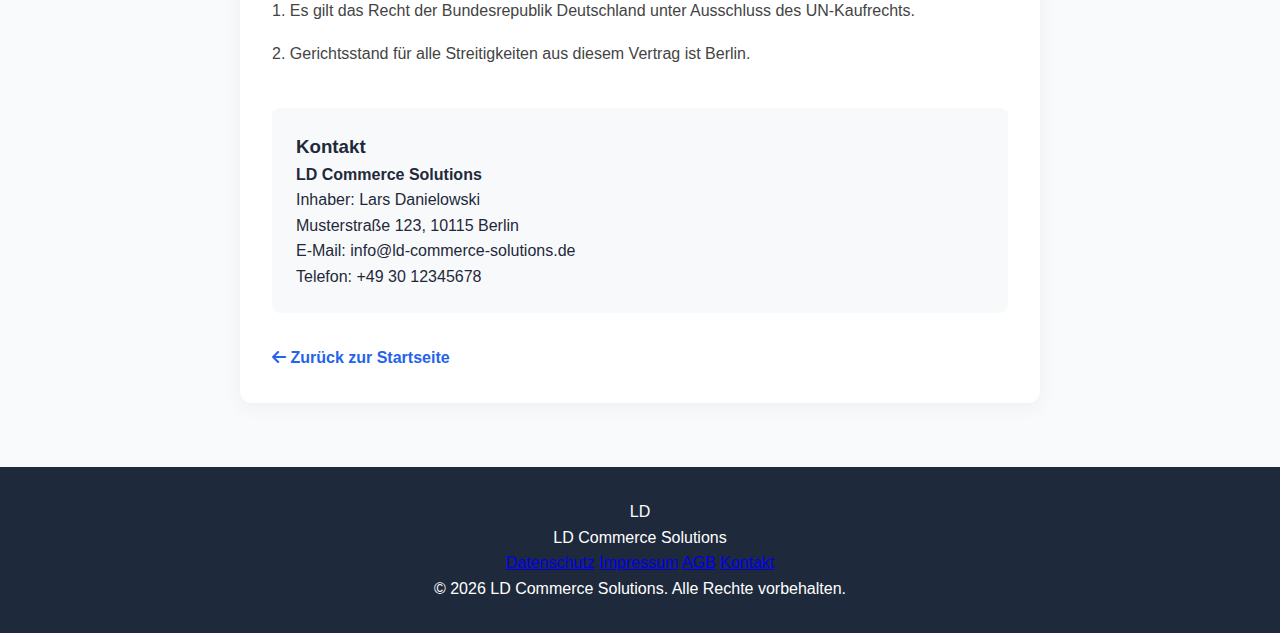
<file: rechtliches/agb.html>
<!DOCTYPE html>
<html lang="de">
<head>
    <meta charset="UTF-8">
    <meta name="viewport" content="width=device-width, initial-scale=1.0">
    <title>Allgemeine Geschäftsbedingungen (AGB) | LD Commerce Solutions</title>
    <link rel="stylesheet" href="../style.css">
    <link rel="stylesheet" href="https://cdnjs.cloudflare.com/ajax/libs/font-awesome/6.0.0/css/all.min.css">
    <link rel="preconnect" href="https://fonts.googleapis.com">
    <link rel="preconnect" href="https://fonts.gstatic.com" crossorigin>
    <link href="https://fonts.googleapis.com/css2?family=Inter:wght@300;400;500;600;700&display=swap" rel="stylesheet">
    <style>
        .legal-container {
            max-width: 800px;
            margin: 0 auto;
            padding: 2rem;
            background: white;
            border-radius: 12px;
            box-shadow: 0 4px 20px rgba(0,0,0,0.05);
            margin-top: 2rem;
            margin-bottom: 4rem;
        }
        .legal-header {
            text-align: center;
            margin-bottom: 3rem;
            padding-bottom: 1.5rem;
            border-bottom: 2px solid #f0f0f0;
        }
        .legal-header h1 {
            color: #1a1a1a;
            font-size: 2.5rem;
            margin-bottom: 0.5rem;
        }
        .legal-header p {
            color: #666;
            font-size: 1.1rem;
        }
        .legal-section {
            margin-bottom: 2.5rem;
        }
        .legal-section h2 {
            color: #2563eb;
            font-size: 1.5rem;
            margin-bottom: 1rem;
            padding-bottom: 0.5rem;
            border-bottom: 1px solid #e8e8e8;
        }
        .legal-section h3 {
            color: #333;
            font-size: 1.2rem;
            margin: 1.5rem 0 0.8rem 0;
        }
        .legal-section p, .legal-section li {
            color: #444;
            line-height: 1.7;
            margin-bottom: 1rem;
        }
        .legal-section ul {
            padding-left: 1.5rem;
            margin-bottom: 1.5rem;
        }
        .legal-section li {
            margin-bottom: 0.5rem;
        }
        .contact-info {
            background: #f8f9fa;
            padding: 1.5rem;
            border-radius: 8px;
            margin-top: 2rem;
        }
        .back-to-home {
            display: inline-block;
            margin-top: 2rem;
            color: #2563eb;
            text-decoration: none;
            font-weight: 600;
        }
        .back-to-home:hover {
            text-decoration: underline;
        }
        .highlight {
            background: #e8f4ff;
            padding: 1rem;
            border-left: 4px solid #2563eb;
            margin: 1rem 0;
            border-radius: 4px;
        }
    </style>
</head>
<body class="light-theme">
    <header>
        <nav class="container">
            <div class="logo">
                <div class="logo-icon">LD</div>
                <span>LD Commerce Solutions</span>
            </div>
            <div class="menu-toggle" id="mobile-menu">
                <i class="fas fa-bars"></i>
            </div>
            <ul id="nav-list">
                <li><a href="../index.html#home">Home</a></li>
                <li><a href="../index.html#expertise">Expertise</a></li>
                <li><a href="../index.html#preise">Preise</a></li>
                <li><a href="../index.html#consultant" class="btn-consultant">AI Consultant</a></li>
                <li><a href="../admin/index.html" class="admin-link">Admin</a></li>
                <li><a href="../about.html">Über uns</a></li>
                <li><a href="../portfolio.html">Portfolio</a></li>
                <li><a href="../blog.html">Blog</a></li>
            </ul>
        </nav>
    </header>

    <main>
        <div class="legal-container">
            <div class="legal-header">
                <h1><i class="fas fa-file-contract"></i> Allgemeine Geschäftsbedingungen (AGB)</h1>
                <p>Stand: 4. Februar 2026</p>
            </div>

            <div class="legal-section">
                <h2>§ 1 Geltungsbereich</h2>
                <p>Diese Allgemeinen Geschäftsbedingungen (AGB) gelten für alle Verträge zwischen LD Commerce Solutions (im Folgenden "Anbieter") und seinen Kunden (im Folgenden "Kunde") über die Erbringung von Dienstleistungen in den Bereichen Softwareentwicklung, Webentwicklung, App-Entwicklung, Unternehmensberatung und AI-Automation.</p>
                
                <div class="highlight">
                    <p><strong>Wichtig:</strong> Abweichende Bedingungen des Kunden werden nicht anerkannt, es sei denn, der Anbieter stimmt ihrer Geltung ausdrücklich schriftlich zu.</p>
                </div>
            </div>

            <div class="legal-section">
                <h2>§ 2 Vertragsabschluss</h2>
                <p>1. Angebote des Anbieters sind freibleibend und unverbindlich.</p>
                <p>2. Ein Vertrag kommt durch schriftliche Auftragsbestätigung des Anbieters oder durch Beginn der vertragsgemäßen Leistungserbringung zustande.</p>
                <p>3. Mündliche Nebenabreden bedürfen der schriftlichen Bestätigung durch den Anbieter.</p>
            </div>

            <div class="legal-section">
                <h2>§ 3 Leistungsumfang</h2>
                <p>1. Der genaue Leistungsumfang ergibt sich aus der jeweiligen Leistungsbeschreibung im Angebot bzw. der Auftragsbestätigung.</p>
                <p>2. Änderungen oder Ergänzungen des Leistungsumfangs bedürfen der schriftlichen Vereinbarung beider Parteien.</p>
                <p>3. Der Anbieter ist berechtigt, Teilleistungen zu erbringen, sofern dies für den Kunden zumutbar ist.</p>
            </div>

            <div class="legal-section">
                <h2>§ 4 Pflichten des Kunden</h2>
                <p>Der Kunde ist verpflichtet:</p>
                <ul>
                    <li>Alle für die Vertragserfüllung erforderlichen Informationen, Unterlagen und Daten rechtzeitig und vollständig zur Verfügung zu stellen</li>
                    <li>Zugang zu erforderlichen Systemen, APIs und Schnittstellen zu gewähren</li>
                    <li>Benannte Ansprechpartner für Rückfragen bereitzustellen</li>
                    <li>Erforderliche Freigaben zeitnah zu erteilen</li>
                    <li>Die vereinbarten Zahlungsbedingungen einzuhalten</li>
                </ul>
            </div>

            <div class="legal-section">
                <h2>§ 5 Vergütung und Zahlungsbedingungen</h2>
                <p>1. Die Vergütung richtet sich nach dem vereinbarten Angebot bzw. der Auftragsbestätigung.</p>
                <p>2. Alle Preise verstehen sich zuzüglich der gesetzlichen Umsatzsteuer.</p>
                <p>3. Sofern nicht anders vereinbart, erfolgt die Rechnungsstellung nach Abschluss der Leistung. Die Zahlung ist innerhalb von 14 Tagen nach Rechnungserhalt fällig.</p>
                <p>4. Bei laufenden Dienstleistungen (z.B. Wartung, Hosting) erfolgt die Abrechnung monatlich im Voraus.</p>
                <p>5. Bei Zahlungsverzug berechnet der Anbieter Verzugszinsen in Höhe von 9 Prozentpunkten über dem Basiszinssatz.</p>
            </div>

            <div class="legal-section">
                <h2>§ 6 Urheberrecht und Nutzungsrechte</h2>
                <p>1. Der Anbieter behält sich das Urheberrecht an allen von ihm erstellten Werken (Software, Designs, Dokumentationen) vor.</p>
                <p>2. Dem Kunden wird ein nicht-exklusives, unbefristetes, nicht-übertragbares Nutzungsrecht an den erstellten Werken für den vereinbarten Verwendungszweck eingeräumt.</p>
                <p>3. Die Weitergabe der Werke an Dritte bedarf der schriftlichen Zustimmung des Anbieters.</p>
                <p>4. Open-Source-Komponenten unterliegen den jeweiligen Lizenzbedingungen.</p>
            </div>

            <div class="legal-section">
                <h2>§ 7 Gewährleistung und Haftung</h2>
                <p>1. Der Anbieter gewährleistet, dass die Leistungen den vereinbarten Anforderungen entsprechen.</p>
                <p>2. Die Gewährleistungsfrist beträgt 12 Monate ab Abnahme der Leistung.</p>
                <p>3. Bei Mängeln ist der Anbieter berechtigt, nach seiner Wahl Nachbesserung oder Ersatzleistung zu erbringen.</p>
                <p>4. Die Haftung des Anbieters ist auf Vorsatz und grobe Fahrlässigkeit beschränkt. Bei einfacher Fahrlässigkeit ist die Haftung auf den typischen, vorhersehbaren Schaden begrenzt.</p>
                <p>5. Die Haftung für indirekte Schäden, entgangenen Gewinn und Datenverlust ist ausgeschlossen, sofern nicht zwingendes Recht entgegensteht.</p>
            </div>

            <div class="legal-section">
                <h2>§ 8 Vertragsdauer und Kündigung</h2>
                <p>1. Einzelprojekte enden mit der vollständigen Erfüllung der Vertragspflichten.</p>
                <p>2. Laufende Dienstleistungen können mit einer Frist von 30 Tagen zum Monatsende gekündigt werden.</p>
                <p>3. Das Recht zur fristlosen Kündigung aus wichtigem Grund bleibt unberührt.</p>
            </div>

            <div class="legal-section">
                <h2>§ 9 Datenschutz</h2>
                <p>Der Anbieter verarbeitet personenbezogene Daten des Kunden ausschließlich im Rahmen der vertraglichen Leistungserbringung und gemäß den Bestimmungen der Datenschutz-Grundverordnung (DSGVO). Weitere Informationen finden Sie in unserer <a href="datenschutz.html">Datenschutzerklärung</a>.</p>
            </div>

            <div class="legal-section">
                <h2>§ 10 Salvatorische Klausel</h2>
                <p>Sollte eine Bestimmung dieser AGB unwirksam sein oder werden, bleibt die Wirksamkeit der übrigen Bestimmungen unberührt. An die Stelle der unwirksamen Bestimmung tritt eine wirksame Regelung, die dem wirtschaftlichen Zweck der unwirksamen Bestimmung am nächsten kommt.</p>
            </div>

            <div class="legal-section">
                <h2>§ 11 Gerichtsstand und anwendbares Recht</h2>
                <p>1. Es gilt das Recht der Bundesrepublik Deutschland unter Ausschluss des UN-Kaufrechts.</p>
                <p>2. Gerichtsstand für alle Streitigkeiten aus diesem Vertrag ist Berlin.</p>
            </div>

            <div class="contact-info">
                <h3>Kontakt</h3>
                <p><strong>LD Commerce Solutions</strong><br>
                Inhaber: Lars Danielowski<br>
                Musterstraße 123, 10115 Berlin<br>
                E-Mail: info@ld-commerce-solutions.de<br>
                Telefon: +49 30 12345678</p>
            </div>

            <a href="../index.html" class="back-to-home">
                <i class="fas fa-arrow-left"></i> Zurück zur Startseite
            </a>
        </div>
    </main>

    <footer>
        <div class="container">
            <div class="footer-content">
                <div class="footer-logo">
                    <div class="logo-icon">LD</div>
                    <span>LD Commerce Solutions</span>
                </div>
                <div class="footer-links">
                    <a href="datenschutz.html">Datenschutz</a>
                    <a href="impressum.html">Impressum</a>
                    <a href="agb.html">AGB</a>
                    <a href="../index.html#contact">Kontakt</a>
                </div>
                <p class="footer-copyright">© 2026 LD Commerce Solutions. Alle Rechte vorbehalten.</p>
            </div>
        </div>
    </footer>

    <script>
        // Mobile Menu Toggle
        document.getElementById('mobile-menu').addEventListener('click', function() {
            document.getElementById('nav-list').classList.toggle('show');
        });
    </script>
</body>
</html>
</file>
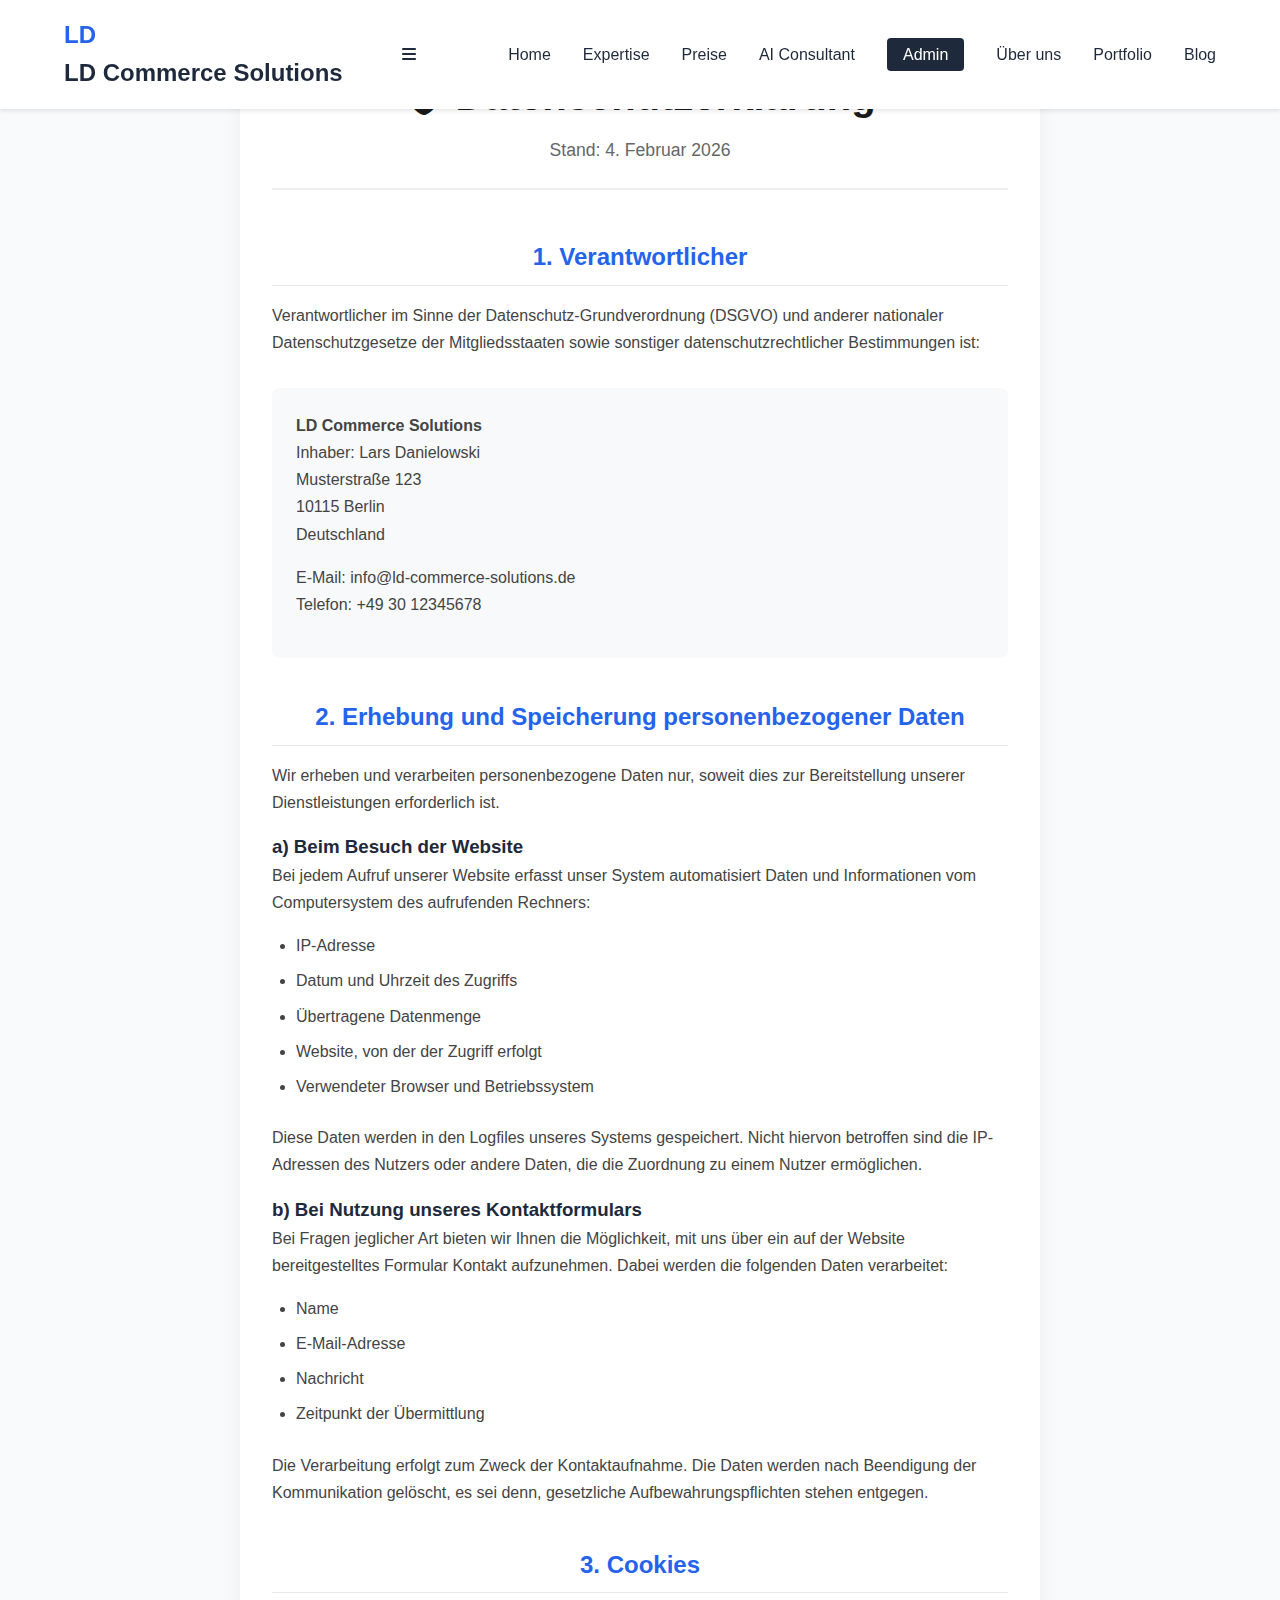
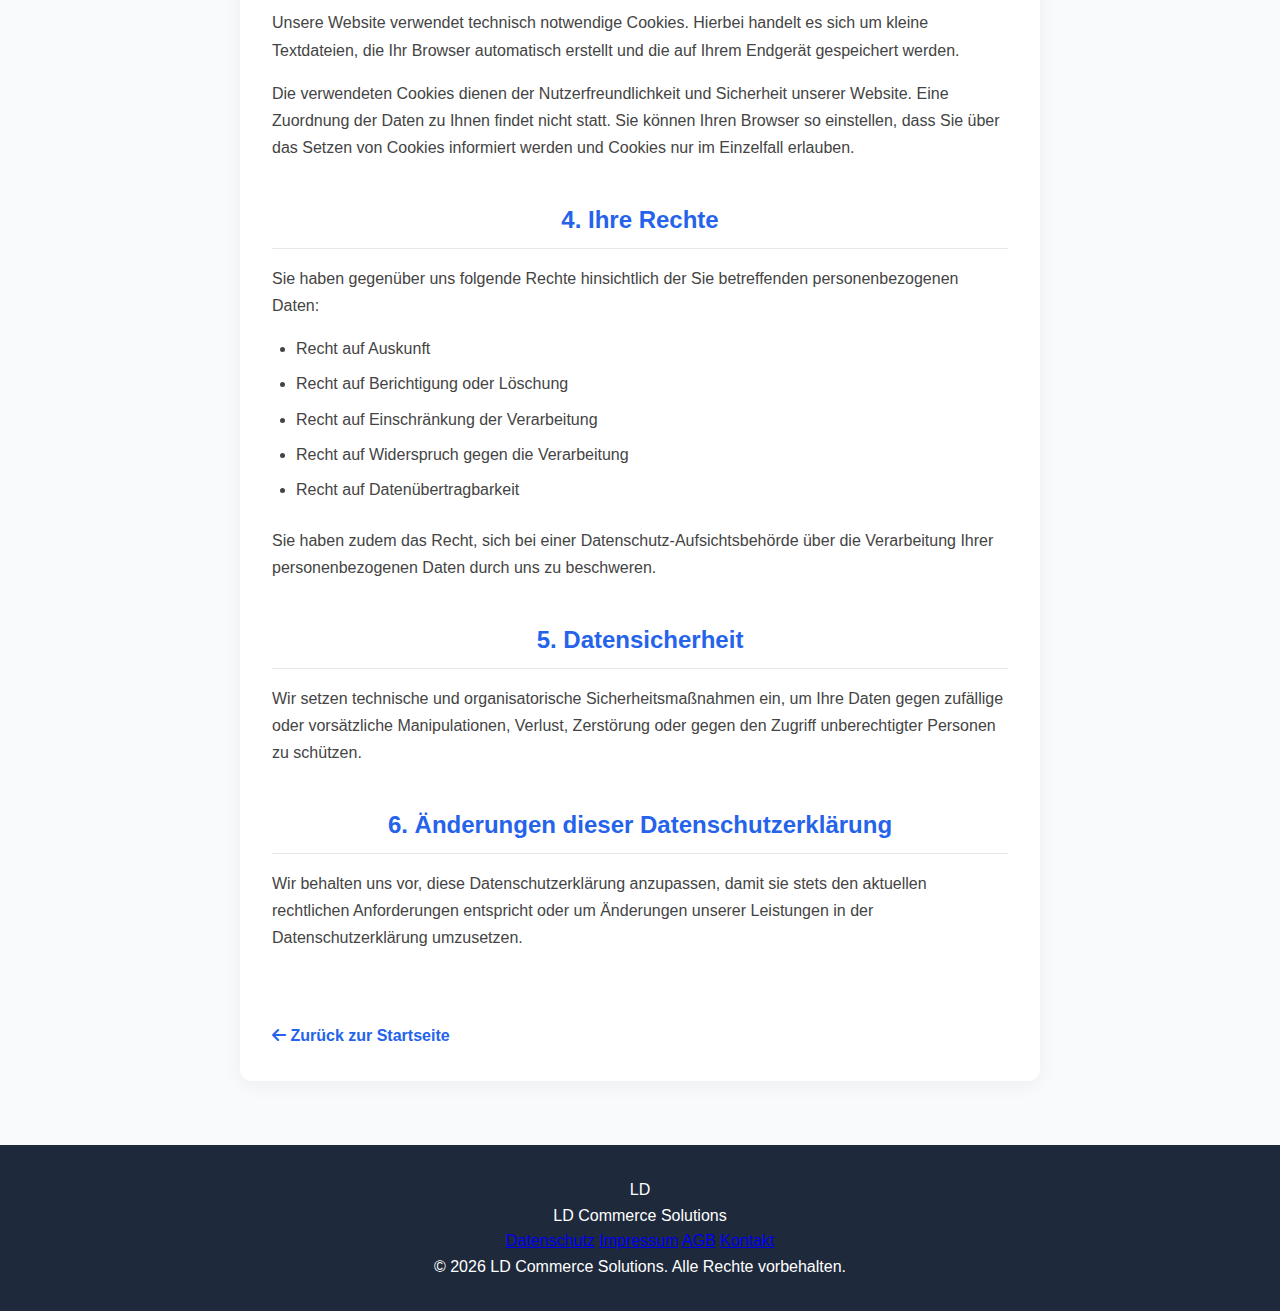
<file: rechtliches/datenschutz.html>
<!DOCTYPE html>
<html lang="de">
<head>
    <meta charset="UTF-8">
    <meta name="viewport" content="width=device-width, initial-scale=1.0">
    <title>Datenschutzerklärung | LD Commerce Solutions</title>
    <link rel="stylesheet" href="../style.css">
    <link rel="stylesheet" href="https://cdnjs.cloudflare.com/ajax/libs/font-awesome/6.0.0/css/all.min.css">
    <link rel="preconnect" href="https://fonts.googleapis.com">
    <link rel="preconnect" href="https://fonts.gstatic.com" crossorigin>
    <link href="https://fonts.googleapis.com/css2?family=Inter:wght@300;400;500;600;700&display=swap" rel="stylesheet">
    <style>
        .legal-container {
            max-width: 800px;
            margin: 0 auto;
            padding: 2rem;
            background: white;
            border-radius: 12px;
            box-shadow: 0 4px 20px rgba(0,0,0,0.05);
            margin-top: 2rem;
            margin-bottom: 4rem;
        }
        .legal-header {
            text-align: center;
            margin-bottom: 3rem;
            padding-bottom: 1.5rem;
            border-bottom: 2px solid #f0f0f0;
        }
        .legal-header h1 {
            color: #1a1a1a;
            font-size: 2.5rem;
            margin-bottom: 0.5rem;
        }
        .legal-header p {
            color: #666;
            font-size: 1.1rem;
        }
        .legal-section {
            margin-bottom: 2.5rem;
        }
        .legal-section h2 {
            color: #2563eb;
            font-size: 1.5rem;
            margin-bottom: 1rem;
            padding-bottom: 0.5rem;
            border-bottom: 1px solid #e8e8e8;
        }
        .legal-section p, .legal-section li {
            color: #444;
            line-height: 1.7;
            margin-bottom: 1rem;
        }
        .legal-section ul {
            padding-left: 1.5rem;
            margin-bottom: 1.5rem;
        }
        .legal-section li {
            margin-bottom: 0.5rem;
        }
        .contact-info {
            background: #f8f9fa;
            padding: 1.5rem;
            border-radius: 8px;
            margin-top: 2rem;
        }
        .back-to-home {
            display: inline-block;
            margin-top: 2rem;
            color: #2563eb;
            text-decoration: none;
            font-weight: 600;
        }
        .back-to-home:hover {
            text-decoration: underline;
        }
    </style>
</head>
<body class="light-theme">
    <header>
        <nav class="container">
            <div class="logo">
                <div class="logo-icon">LD</div>
                <span>LD Commerce Solutions</span>
            </div>
            <div class="menu-toggle" id="mobile-menu">
                <i class="fas fa-bars"></i>
            </div>
            <ul id="nav-list">
                <li><a href="../index.html#home">Home</a></li>
                <li><a href="../index.html#expertise">Expertise</a></li>
                <li><a href="../index.html#preise">Preise</a></li>
                <li><a href="../index.html#consultant" class="btn-consultant">AI Consultant</a></li>
                <li><a href="../admin/index.html" class="admin-link">Admin</a></li>
                <li><a href="../about.html">Über uns</a></li>
                <li><a href="../portfolio.html">Portfolio</a></li>
                <li><a href="../blog.html">Blog</a></li>
            </ul>
        </nav>
    </header>

    <main>
        <div class="legal-container">
            <div class="legal-header">
                <h1><i class="fas fa-shield-alt"></i> Datenschutzerklärung</h1>
                <p>Stand: 4. Februar 2026</p>
            </div>

            <div class="legal-section">
                <h2>1. Verantwortlicher</h2>
                <p>Verantwortlicher im Sinne der Datenschutz-Grundverordnung (DSGVO) und anderer nationaler Datenschutzgesetze der Mitgliedsstaaten sowie sonstiger datenschutzrechtlicher Bestimmungen ist:</p>
                <div class="contact-info">
                    <p><strong>LD Commerce Solutions</strong><br>
                    Inhaber: Lars Danielowski<br>
                    Musterstraße 123<br>
                    10115 Berlin<br>
                    Deutschland</p>
                    <p>E-Mail: info@ld-commerce-solutions.de<br>
                    Telefon: +49 30 12345678</p>
                </div>
            </div>

            <div class="legal-section">
                <h2>2. Erhebung und Speicherung personenbezogener Daten</h2>
                <p>Wir erheben und verarbeiten personenbezogene Daten nur, soweit dies zur Bereitstellung unserer Dienstleistungen erforderlich ist.</p>
                
                <h3>a) Beim Besuch der Website</h3>
                <p>Bei jedem Aufruf unserer Website erfasst unser System automatisiert Daten und Informationen vom Computersystem des aufrufenden Rechners:</p>
                <ul>
                    <li>IP-Adresse</li>
                    <li>Datum und Uhrzeit des Zugriffs</li>
                    <li>Übertragene Datenmenge</li>
                    <li>Website, von der der Zugriff erfolgt</li>
                    <li>Verwendeter Browser und Betriebssystem</li>
                </ul>
                <p>Diese Daten werden in den Logfiles unseres Systems gespeichert. Nicht hiervon betroffen sind die IP-Adressen des Nutzers oder andere Daten, die die Zuordnung zu einem Nutzer ermöglichen.</p>

                <h3>b) Bei Nutzung unseres Kontaktformulars</h3>
                <p>Bei Fragen jeglicher Art bieten wir Ihnen die Möglichkeit, mit uns über ein auf der Website bereitgestelltes Formular Kontakt aufzunehmen. Dabei werden die folgenden Daten verarbeitet:</p>
                <ul>
                    <li>Name</li>
                    <li>E-Mail-Adresse</li>
                    <li>Nachricht</li>
                    <li>Zeitpunkt der Übermittlung</li>
                </ul>
                <p>Die Verarbeitung erfolgt zum Zweck der Kontaktaufnahme. Die Daten werden nach Beendigung der Kommunikation gelöscht, es sei denn, gesetzliche Aufbewahrungspflichten stehen entgegen.</p>
            </div>

            <div class="legal-section">
                <h2>3. Cookies</h2>
                <p>Unsere Website verwendet technisch notwendige Cookies. Hierbei handelt es sich um kleine Textdateien, die Ihr Browser automatisch erstellt und die auf Ihrem Endgerät gespeichert werden.</p>
                <p>Die verwendeten Cookies dienen der Nutzerfreundlichkeit und Sicherheit unserer Website. Eine Zuordnung der Daten zu Ihnen findet nicht statt. Sie können Ihren Browser so einstellen, dass Sie über das Setzen von Cookies informiert werden und Cookies nur im Einzelfall erlauben.</p>
            </div>

            <div class="legal-section">
                <h2>4. Ihre Rechte</h2>
                <p>Sie haben gegenüber uns folgende Rechte hinsichtlich der Sie betreffenden personenbezogenen Daten:</p>
                <ul>
                    <li>Recht auf Auskunft</li>
                    <li>Recht auf Berichtigung oder Löschung</li>
                    <li>Recht auf Einschränkung der Verarbeitung</li>
                    <li>Recht auf Widerspruch gegen die Verarbeitung</li>
                    <li>Recht auf Datenübertragbarkeit</li>
                </ul>
                <p>Sie haben zudem das Recht, sich bei einer Datenschutz-Aufsichtsbehörde über die Verarbeitung Ihrer personenbezogenen Daten durch uns zu beschweren.</p>
            </div>

            <div class="legal-section">
                <h2>5. Datensicherheit</h2>
                <p>Wir setzen technische und organisatorische Sicherheitsmaßnahmen ein, um Ihre Daten gegen zufällige oder vorsätzliche Manipulationen, Verlust, Zerstörung oder gegen den Zugriff unberechtigter Personen zu schützen.</p>
            </div>

            <div class="legal-section">
                <h2>6. Änderungen dieser Datenschutzerklärung</h2>
                <p>Wir behalten uns vor, diese Datenschutzerklärung anzupassen, damit sie stets den aktuellen rechtlichen Anforderungen entspricht oder um Änderungen unserer Leistungen in der Datenschutzerklärung umzusetzen.</p>
            </div>

            <a href="../index.html" class="back-to-home">
                <i class="fas fa-arrow-left"></i> Zurück zur Startseite
            </a>
        </div>
    </main>

    <footer>
        <div class="container">
            <div class="footer-content">
                <div class="footer-logo">
                    <div class="logo-icon">LD</div>
                    <span>LD Commerce Solutions</span>
                </div>
                <div class="footer-links">
                    <a href="datenschutz.html">Datenschutz</a>
                    <a href="impressum.html">Impressum</a>
                    <a href="agb.html">AGB</a>
                    <a href="../index.html#contact">Kontakt</a>
                </div>
                <p class="footer-copyright">© 2026 LD Commerce Solutions. Alle Rechte vorbehalten.</p>
            </div>
        </div>
    </footer>

    <script>
        // Mobile Menu Toggle
        document.getElementById('mobile-menu').addEventListener('click', function() {
            document.getElementById('nav-list').classList.toggle('show');
        });
    </script>
</body>
</html>
</file>
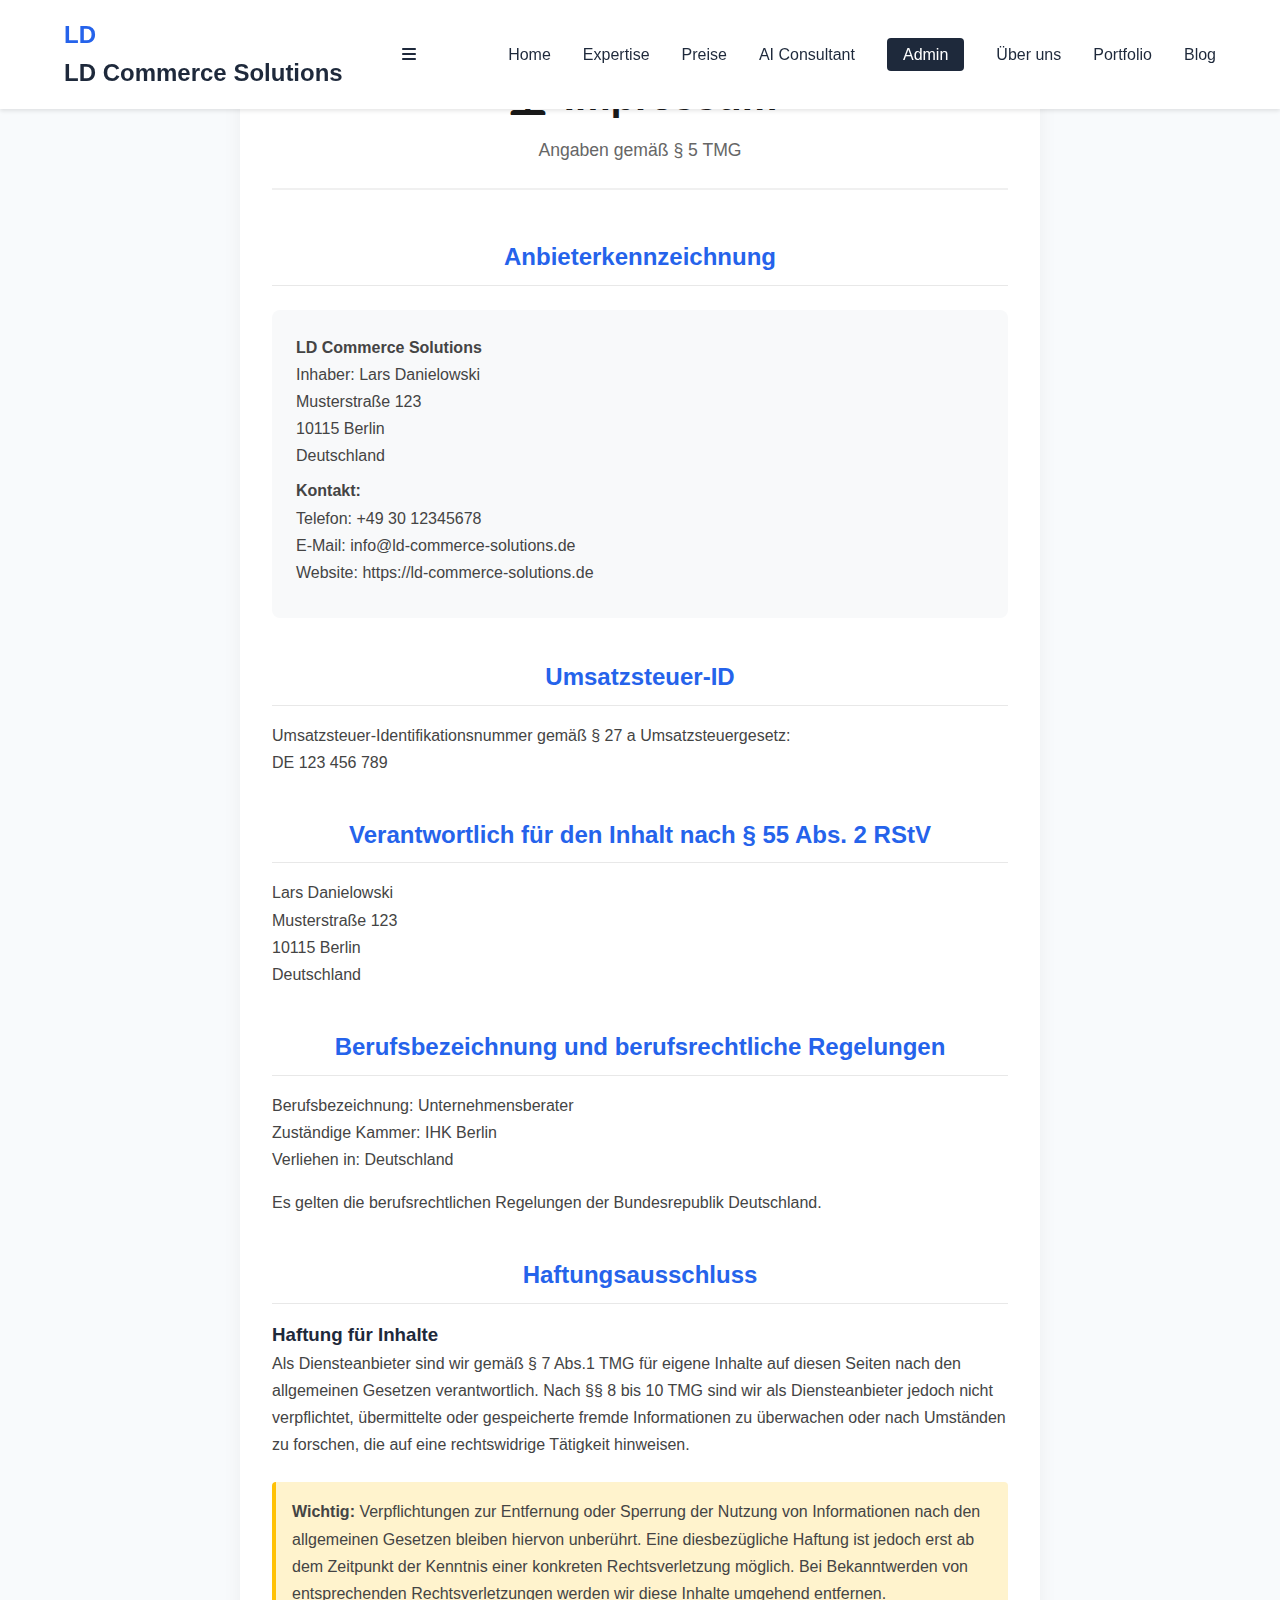
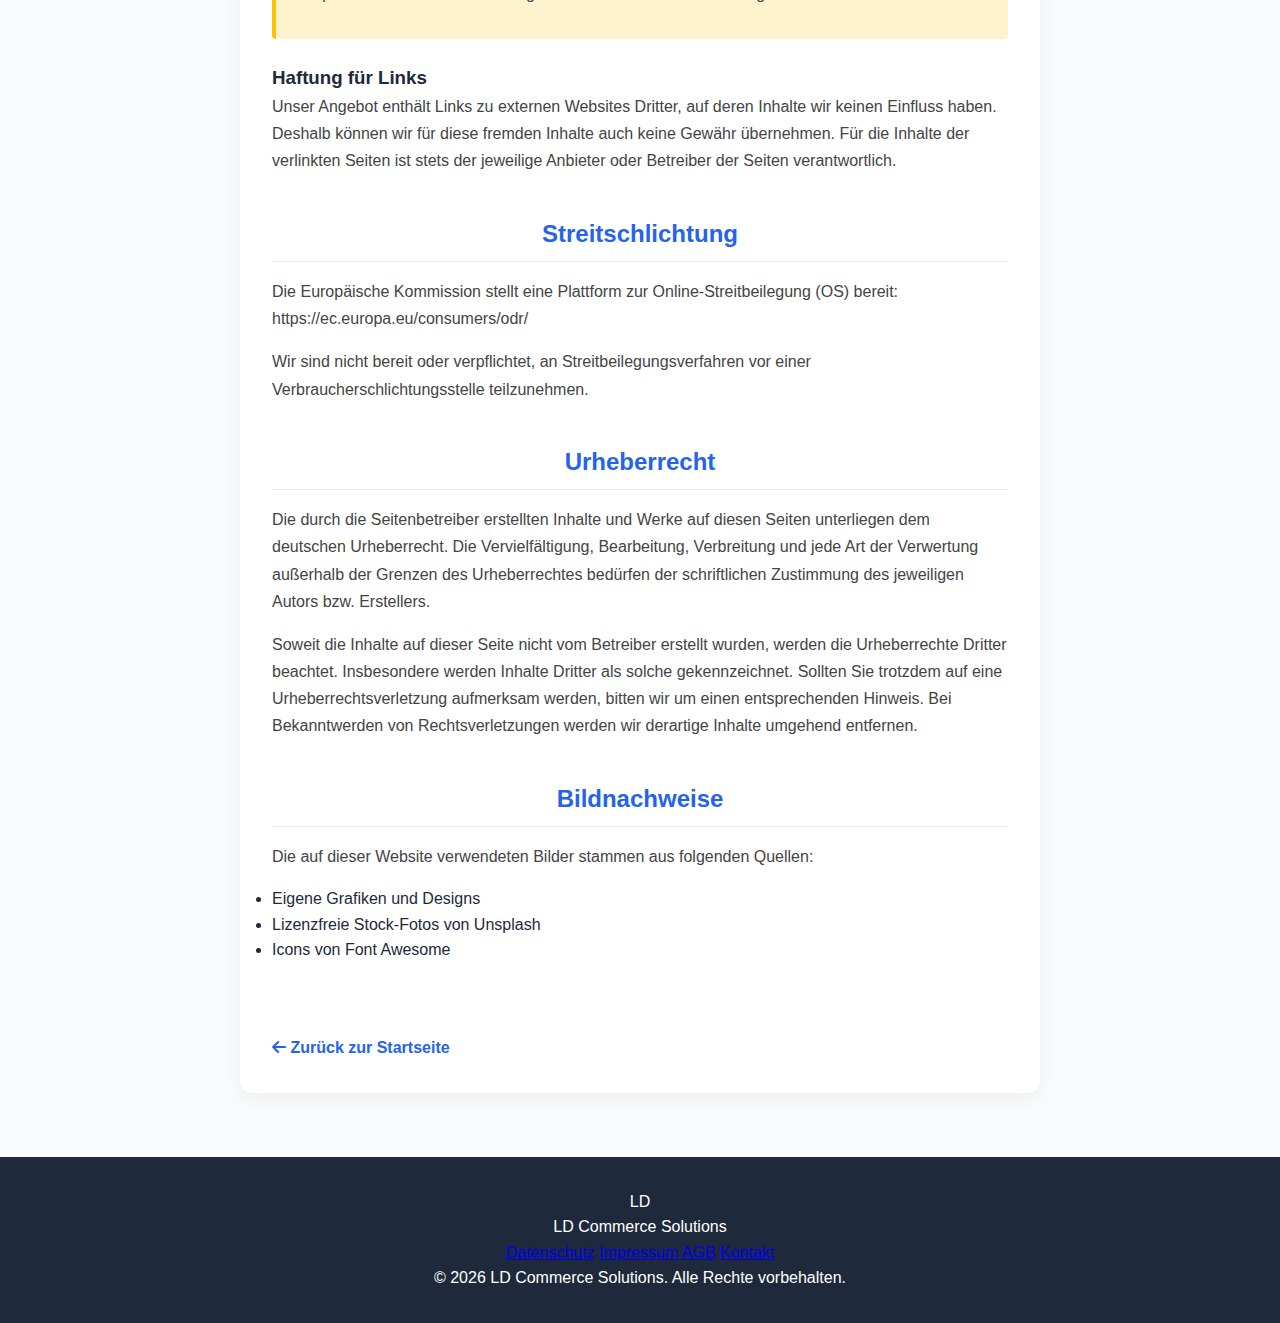
<file: rechtliches/impressum.html>
<!DOCTYPE html>
<html lang="de">
<head>
    <meta charset="UTF-8">
    <meta name="viewport" content="width=device-width, initial-scale=1.0">
    <title>Impressum | LD Commerce Solutions</title>
    <link rel="stylesheet" href="../style.css">
    <link rel="stylesheet" href="https://cdnjs.cloudflare.com/ajax/libs/font-awesome/6.0.0/css/all.min.css">
    <link rel="preconnect" href="https://fonts.googleapis.com">
    <link rel="preconnect" href="https://fonts.gstatic.com" crossorigin>
    <link href="https://fonts.googleapis.com/css2?family=Inter:wght@300;400;500;600;700&display=swap" rel="stylesheet">
    <style>
        .legal-container {
            max-width: 800px;
            margin: 0 auto;
            padding: 2rem;
            background: white;
            border-radius: 12px;
            box-shadow: 0 4px 20px rgba(0,0,0,0.05);
            margin-top: 2rem;
            margin-bottom: 4rem;
        }
        .legal-header {
            text-align: center;
            margin-bottom: 3rem;
            padding-bottom: 1.5rem;
            border-bottom: 2px solid #f0f0f0;
        }
        .legal-header h1 {
            color: #1a1a1a;
            font-size: 2.5rem;
            margin-bottom: 0.5rem;
        }
        .legal-header p {
            color: #666;
            font-size: 1.1rem;
        }
        .legal-section {
            margin-bottom: 2.5rem;
        }
        .legal-section h2 {
            color: #2563eb;
            font-size: 1.5rem;
            margin-bottom: 1rem;
            padding-bottom: 0.5rem;
            border-bottom: 1px solid #e8e8e8;
        }
        .legal-section p {
            color: #444;
            line-height: 1.7;
            margin-bottom: 1rem;
        }
        .contact-info {
            background: #f8f9fa;
            padding: 1.5rem;
            border-radius: 8px;
            margin: 1.5rem 0;
        }
        .contact-info p {
            margin-bottom: 0.5rem;
        }
        .back-to-home {
            display: inline-block;
            margin-top: 2rem;
            color: #2563eb;
            text-decoration: none;
            font-weight: 600;
        }
        .back-to-home:hover {
            text-decoration: underline;
        }
        .disclaimer {
            background: #fff3cd;
            border-left: 4px solid #ffc107;
            padding: 1rem;
            border-radius: 4px;
            margin: 1.5rem 0;
        }
    </style>
</head>
<body class="light-theme">
    <header>
        <nav class="container">
            <div class="logo">
                <div class="logo-icon">LD</div>
                <span>LD Commerce Solutions</span>
            </div>
            <div class="menu-toggle" id="mobile-menu">
                <i class="fas fa-bars"></i>
            </div>
            <ul id="nav-list">
                <li><a href="../index.html#home">Home</a></li>
                <li><a href="../index.html#expertise">Expertise</a></li>
                <li><a href="../index.html#preise">Preise</a></li>
                <li><a href="../index.html#consultant" class="btn-consultant">AI Consultant</a></li>
                <li><a href="../admin/index.html" class="admin-link">Admin</a></li>
                <li><a href="../about.html">Über uns</a></li>
                <li><a href="../portfolio.html">Portfolio</a></li>
                <li><a href="../blog.html">Blog</a></li>
            </ul>
        </nav>
    </header>

    <main>
        <div class="legal-container">
            <div class="legal-header">
                <h1><i class="fas fa-balance-scale"></i> Impressum</h1>
                <p>Angaben gemäß § 5 TMG</p>
            </div>

            <div class="legal-section">
                <h2>Anbieterkennzeichnung</h2>
                <div class="contact-info">
                    <p><strong>LD Commerce Solutions</strong><br>
                    Inhaber: Lars Danielowski<br>
                    Musterstraße 123<br>
                    10115 Berlin<br>
                    Deutschland</p>
                    
                    <p><strong>Kontakt:</strong><br>
                    Telefon: +49 30 12345678<br>
                    E-Mail: info@ld-commerce-solutions.de<br>
                    Website: https://ld-commerce-solutions.de</p>
                </div>
            </div>

            <div class="legal-section">
                <h2>Umsatzsteuer-ID</h2>
                <p>Umsatzsteuer-Identifikationsnummer gemäß § 27 a Umsatzsteuergesetz:<br>
                DE 123 456 789</p>
            </div>

            <div class="legal-section">
                <h2>Verantwortlich für den Inhalt nach § 55 Abs. 2 RStV</h2>
                <p>Lars Danielowski<br>
                Musterstraße 123<br>
                10115 Berlin<br>
                Deutschland</p>
            </div>

            <div class="legal-section">
                <h2>Berufsbezeichnung und berufsrechtliche Regelungen</h2>
                <p>Berufsbezeichnung: Unternehmensberater<br>
                Zuständige Kammer: IHK Berlin<br>
                Verliehen in: Deutschland</p>
                
                <p>Es gelten die berufsrechtlichen Regelungen der Bundesrepublik Deutschland.</p>
            </div>

            <div class="legal-section">
                <h2>Haftungsausschluss</h2>
                
                <h3>Haftung für Inhalte</h3>
                <p>Als Diensteanbieter sind wir gemäß § 7 Abs.1 TMG für eigene Inhalte auf diesen Seiten nach den allgemeinen Gesetzen verantwortlich. Nach §§ 8 bis 10 TMG sind wir als Diensteanbieter jedoch nicht verpflichtet, übermittelte oder gespeicherte fremde Informationen zu überwachen oder nach Umständen zu forschen, die auf eine rechtswidrige Tätigkeit hinweisen.</p>
                
                <div class="disclaimer">
                    <p><strong>Wichtig:</strong> Verpflichtungen zur Entfernung oder Sperrung der Nutzung von Informationen nach den allgemeinen Gesetzen bleiben hiervon unberührt. Eine diesbezügliche Haftung ist jedoch erst ab dem Zeitpunkt der Kenntnis einer konkreten Rechtsverletzung möglich. Bei Bekanntwerden von entsprechenden Rechtsverletzungen werden wir diese Inhalte umgehend entfernen.</p>
                </div>

                <h3>Haftung für Links</h3>
                <p>Unser Angebot enthält Links zu externen Websites Dritter, auf deren Inhalte wir keinen Einfluss haben. Deshalb können wir für diese fremden Inhalte auch keine Gewähr übernehmen. Für die Inhalte der verlinkten Seiten ist stets der jeweilige Anbieter oder Betreiber der Seiten verantwortlich.</p>
            </div>

            <div class="legal-section">
                <h2>Streitschlichtung</h2>
                <p>Die Europäische Kommission stellt eine Plattform zur Online-Streitbeilegung (OS) bereit: https://ec.europa.eu/consumers/odr/</p>
                <p>Wir sind nicht bereit oder verpflichtet, an Streitbeilegungsverfahren vor einer Verbraucherschlichtungsstelle teilzunehmen.</p>
            </div>

            <div class="legal-section">
                <h2>Urheberrecht</h2>
                <p>Die durch die Seitenbetreiber erstellten Inhalte und Werke auf diesen Seiten unterliegen dem deutschen Urheberrecht. Die Vervielfältigung, Bearbeitung, Verbreitung und jede Art der Verwertung außerhalb der Grenzen des Urheberrechtes bedürfen der schriftlichen Zustimmung des jeweiligen Autors bzw. Erstellers.</p>
                <p>Soweit die Inhalte auf dieser Seite nicht vom Betreiber erstellt wurden, werden die Urheberrechte Dritter beachtet. Insbesondere werden Inhalte Dritter als solche gekennzeichnet. Sollten Sie trotzdem auf eine Urheberrechtsverletzung aufmerksam werden, bitten wir um einen entsprechenden Hinweis. Bei Bekanntwerden von Rechtsverletzungen werden wir derartige Inhalte umgehend entfernen.</p>
            </div>

            <div class="legal-section">
                <h2>Bildnachweise</h2>
                <p>Die auf dieser Website verwendeten Bilder stammen aus folgenden Quellen:</p>
                <ul>
                    <li>Eigene Grafiken und Designs</li>
                    <li>Lizenzfreie Stock-Fotos von Unsplash</li>
                    <li>Icons von Font Awesome</li>
                </ul>
            </div>

            <a href="../index.html" class="back-to-home">
                <i class="fas fa-arrow-left"></i> Zurück zur Startseite
            </a>
        </div>
    </main>

    <footer>
        <div class="container">
            <div class="footer-content">
                <div class="footer-logo">
                    <div class="logo-icon">LD</div>
                    <span>LD Commerce Solutions</span>
                </div>
                <div class="footer-links">
                    <a href="datenschutz.html">Datenschutz</a>
                    <a href="impressum.html">Impressum</a>
                    <a href="agb.html">AGB</a>
                    <a href="../index.html#contact">Kontakt</a>
                </div>
                <p class="footer-copyright">© 2026 LD Commerce Solutions. Alle Rechte vorbehalten.</p>
            </div>
        </div>
    </footer>

    <script>
        // Mobile Menu Toggle
        document.getElementById('mobile-menu').addEventListener('click', function() {
            document.getElementById('nav-list').classList.toggle('show');
        });
    </script>
</body>
</html>
</file>
<file: style.css>
:root {
    --primary-color: #2563eb;
    --secondary-color: #1e40af;
    --bg-color: #f8fafc;
    --text-color: #1e293b;
    --white: #ffffff;
}

* {
    margin: 0;
    padding: 0;
    box-sizing: border-box;
    font-family: 'Segoe UI', Tahoma, Geneva, Verdana, sans-serif;
}

body {
    background-color: var(--bg-color);
    color: var(--text-color);
    line-height: 1.6;
}

header {
    background: var(--white);
    padding: 1rem 5%;
    box-shadow: 0 2px 4px rgba(0,0,0,0.1);
    position: fixed;
    width: 100%;
    top: 0;
    z-index: 1000;
}

nav {
    display: flex;
    justify-content: space-between;
    align-items: center;
}

.logo {
    font-size: 1.5rem;
    font-weight: bold;
    color: var(--primary-color);
}

.logo span {
    color: var(--text-color);
}

nav ul {
    display: flex;
    list-style: none;
}

nav ul li {
    margin-left: 2rem;
}

nav ul li a {
    text-decoration: none;
    color: var(--text-color);
    font-weight: 500;
    transition: color 0.3s;
}

nav ul li a:hover {
    color: var(--primary-color);
}

.admin-link {
    background: var(--text-color);
    color: var(--white) !important;
    padding: 0.5rem 1rem;
    border-radius: 4px;
}

.hero {
    height: 100vh;
    display: flex;
    align-items: center;
    justify-content: center;
    text-align: center;
    background: linear-gradient(rgba(37, 99, 235, 0.1), rgba(37, 99, 235, 0.1)), url('https://images.unsplash.com/photo-1460925895917-afdab827c52f?ixlib=rb-1.2.1&auto=format&fit=crop&w=1350&q=80');
    background-size: cover;
    background-position: center;
    padding-top: 80px;
}

.hero-content h1 {
    font-size: 3.5rem;
    margin-bottom: 1rem;
}

.btn {
    display: inline-block;
    background: var(--primary-color);
    color: var(--white);
    padding: 0.8rem 2rem;
    text-decoration: none;
    border-radius: 5px;
    margin-top: 1.5rem;
    border: none;
    cursor: pointer;
    font-size: 1rem;
    transition: background 0.3s;
}

.btn:hover {
    background: var(--secondary-color);
}

section {
    padding: 5rem 10%;
}

h2 {
    text-align: center;
    margin-bottom: 3rem;
    font-size: 2.5rem;
}

.services-grid {
    display: grid;
    grid-template-columns: repeat(auto-fit, minmax(300px, 1fr));
    gap: 2rem;
}

.service-card {
    background: var(--white);
    padding: 2rem;
    border-radius: 10px;
    text-align: center;
    box-shadow: 0 4px 6px rgba(0,0,0,0.05);
}

.service-card i {
    font-size: 3rem;
    color: var(--primary-color);
    margin-bottom: 1rem;
}

.contact-form-container {
    max-width: 600px;
    margin: 0 auto;
    background: var(--white);
    padding: 2rem;
    border-radius: 10px;
}

#contactForm input, #contactForm textarea {
    width: 100%;
    padding: 0.8rem;
    margin-bottom: 1rem;
    border: 1px solid #ddd;
    border-radius: 4px;
}

#contactForm textarea {
    height: 150px;
}

footer {
    background: #1e293b;
    color: white;
    text-align: center;
    padding: 2rem;
}

/* Admin Dashboard Styles */
.admin-body {
    background: #f1f5f9;
}

.admin-header {
    background: #1e293b;
    color: white;
    padding: 1rem 5%;
    display: flex;
    justify-content: space-between;
    align-items: center;
}

.admin-container {
    padding: 2rem 5%;
}

.message-card {
    background: white;
    padding: 1.5rem;
    border-radius: 8px;
    margin-bottom: 1rem;
    box-shadow: 0 2px 4px rgba(0,0,0,0.05);
    border-left: 5px solid var(--primary-color);
}

.message-header {
    display: flex;
    justify-content: space-between;
    margin-bottom: 1rem;
    color: #64748b;
    font-size: 0.9rem;
}

.message-author {
    font-weight: bold;
    color: var(--text-color);
    font-size: 1.1rem;
}
</file>
